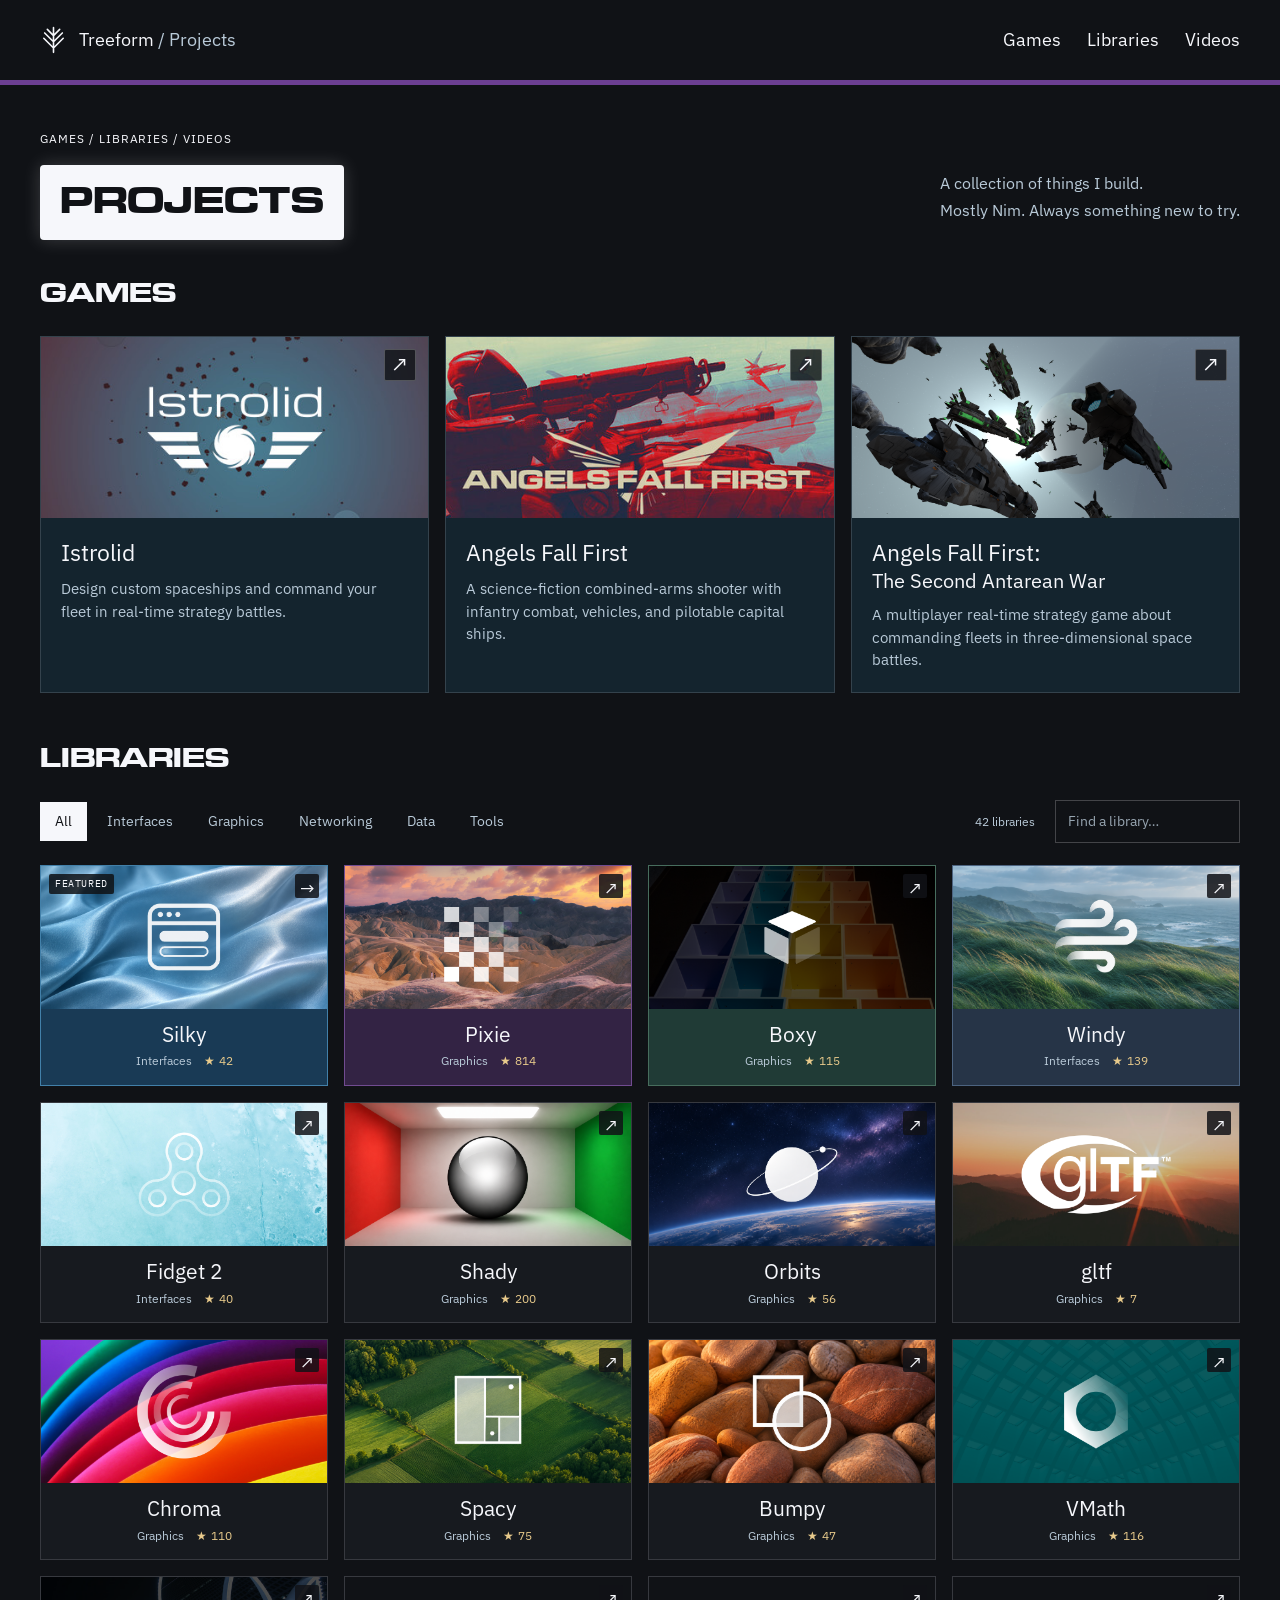
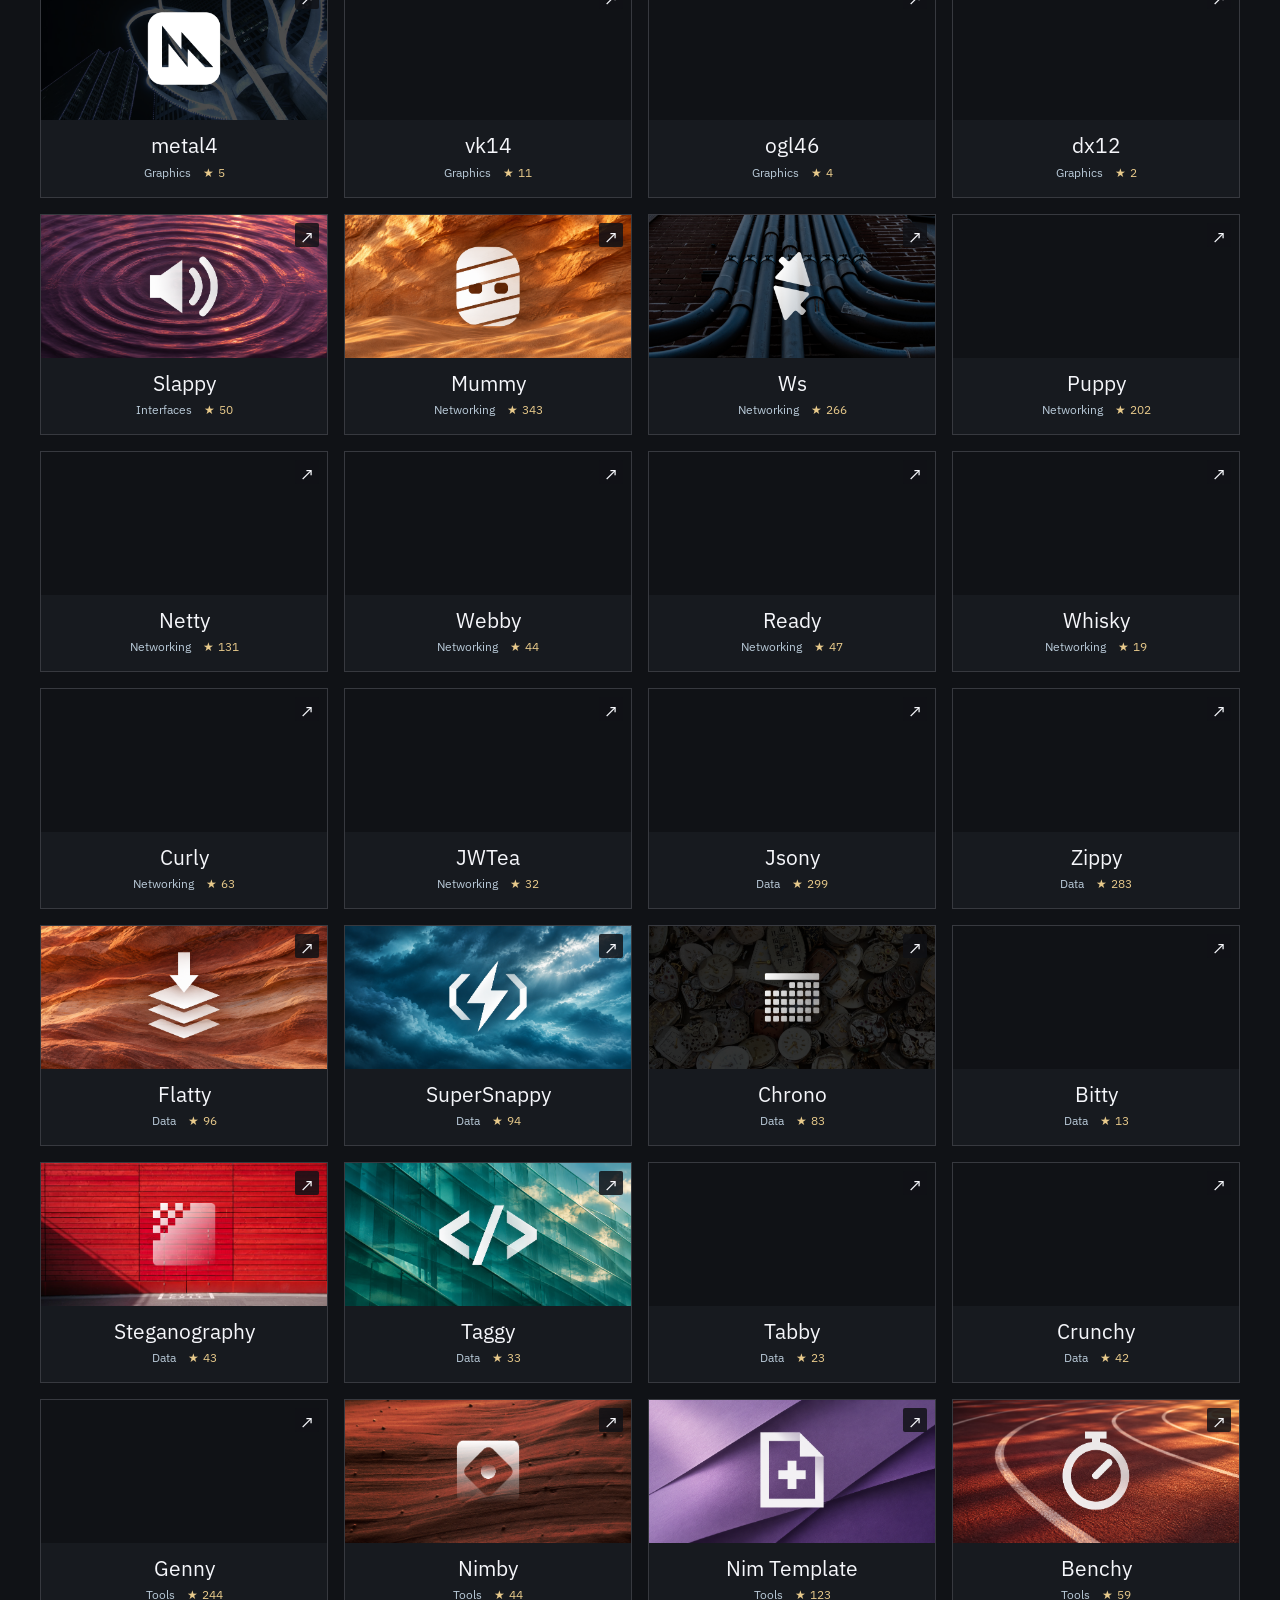
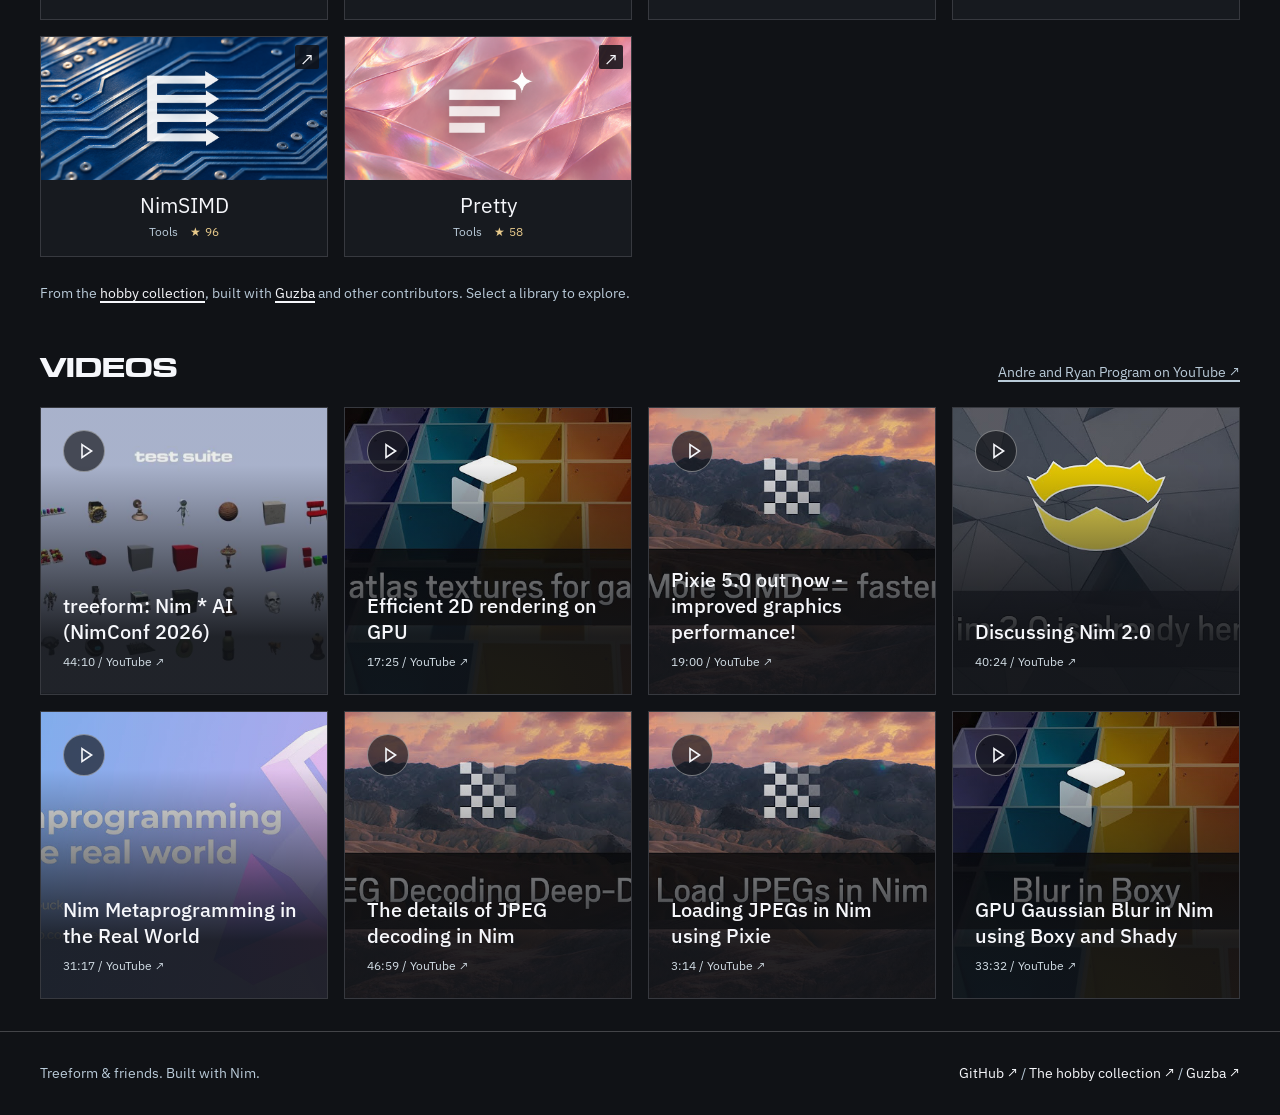
<file: index.html>
<!doctype html>
<html lang="en">
<head>
  <meta charset="utf-8">
  <meta name="viewport" content="width=device-width, initial-scale=1">
  <meta name="theme-color" content="#101216">
  <title>Treeform · Projects</title>
  <meta name="description" content="Games, open-source Nim libraries, programming videos, demos, and experiments by treeform and collaborators.">
  <link rel="stylesheet" href="assets/2001.css">
  <link rel="stylesheet" href="assets/styles.css">
  <script src="assets/projects.js" defer></script>
</head>
<body>
  <a class="skip" href="#main">Skip to content</a>
  <header class="site-header">
    <div class="wrap header-inner">
      <a class="wordmark" href="./" aria-label="treeform.org home"><svg viewBox="0 0 28 34" aria-hidden="true"><path d="M14 31V3M14 12 7 5M14 19 4 9M14 26 3 15M14 12l7-7M14 19 24 9M14 26l11-11"/></svg><span>Treeform <span class="muted">/ Projects</span></span></a>
      <nav aria-label="Main navigation">
        <a href="#games">Games</a>
        <a href="#libraries">Libraries</a>
        <a href="#videos">Videos</a>
      </nav>
    </div>
  </header>
  <main id="main">
    <section class="directory" aria-labelledby="projects-title">
      <div class="wrap">
        <div class="directory-intro">
          <div>
            <p class="eyebrow">Games / Libraries / Videos</p>
            <h1 id="projects-title" class="program-label">Projects</h1>
          </div>
          <p>A collection of things I build.<br> Mostly Nim. Always something new to try.</p>
        </div>
        <section id="games" class="games" aria-labelledby="games-title">
          <h2 id="games-title" class="library-heading">Games</h2>
          <div class="games-grid">
            <article class="game">
              <a class="game-link" href="https://store.steampowered.com/app/449140/" aria-labelledby="istrolid-title" aria-describedby="istrolid-description">
                <span class="game-arrow" aria-hidden="true">↗</span>
                <img class="game-art" src="assets/games/istrolid.jpg" alt="" width="460" height="215" loading="eager" decoding="async">
                <div class="game-copy">
                  <h3 id="istrolid-title">Istrolid</h3>
                  <p id="istrolid-description">Design custom spaceships and command your fleet in real-time strategy battles.</p>
                </div>
              </a>
            </article>
            <article class="game">
              <a class="game-link" href="https://store.steampowered.com/app/367270/" aria-labelledby="angels-fall-first-title" aria-describedby="angels-fall-first-description">
                <span class="game-arrow" aria-hidden="true">↗</span>
                <img class="game-art" src="assets/games/angels-fall-first.jpg" alt="" width="460" height="215" loading="eager" decoding="async">
                <div class="game-copy">
                  <h3 id="angels-fall-first-title">Angels Fall First</h3>
                  <p id="angels-fall-first-description">A science-fiction combined-arms shooter with infantry combat, vehicles, and pilotable capital ships.</p>
                </div>
              </a>
            </article>
            <article class="game">
              <a class="game-link" href="https://www.indiedb.com/games/angels-fall-first-the-second-antarean-war" aria-labelledby="second-antarean-war-title" aria-describedby="second-antarean-war-description">
                <span class="game-arrow" aria-hidden="true">↗</span>
                <img class="game-art" src="assets/games/second-antarean-war-ships.png" alt="Spaceships maneuvering among asteroids." width="1599" height="557" loading="eager" decoding="async">
                <div class="game-copy">
                  <h3 id="second-antarean-war-title">Angels Fall First: <span>The Second Antarean War</span></h3>
                  <p id="second-antarean-war-description">A multiplayer real-time strategy game about commanding fleets in three-dimensional space battles.</p>
                </div>
              </a>
            </article>
          </div>
        </section>
        <section id="libraries" aria-labelledby="libraries-title">
          <h2 id="libraries-title" class="library-heading">Libraries</h2>
          <div id="catalog-tools" class="catalog-tools" hidden>
            <div class="filters" role="group" aria-label="Filter libraries by category">
              <button class="filter" data-category="all" aria-pressed="true">All</button>
              <button class="filter" data-category="interfaces" aria-pressed="false">Interfaces</button>
              <button class="filter" data-category="graphics" aria-pressed="false">Graphics</button>
              <button class="filter" data-category="networking" aria-pressed="false">Networking</button>
              <button class="filter" data-category="data" aria-pressed="false">Data</button>
              <button class="filter" data-category="tools" aria-pressed="false">Tools</button>
            </div>
            <div class="search-tools">
              <span id="project-count" class="count" role="status">42 libraries</span>
              <label class="search">
                <span class="sr-only">Search libraries</span>
                <input id="project-search" type="search" placeholder="Find a library…" autocomplete="off">
              </label>
            </div>
          </div>
          <div class="projects">
            <article class="project-with-art project featured-project" data-category="interfaces" data-search="A fast immediate mode GUI with an idiomatic Nim API and atlas-based rendering. treeform silky">
              <a class="project-link" href="silky/" title="A fast immediate mode GUI with an idiomatic Nim API and atlas-based rendering." aria-describedby="silky-description">
                <span class="tile-badge">Featured</span><span class="tile-arrow" aria-hidden="true">→</span>
                <img class="project-art" src="assets/libraries/generated/silky.png" alt="" width="1774" height="887" loading="lazy" decoding="async">
                <h3>Silky</h3>
                <span class="project-meta">
                  <span class="project-category">Interfaces</span>
                  <span class="project-stars" data-repo="treeform/silky" title="42 GitHub stars. Updated 2026-11-12."><span aria-hidden="true">★</span> 42<span class="sr-only"> GitHub stars</span></span>
                </span>
                <span id="silky-description" class="sr-only">A fast immediate mode GUI with an idiomatic Nim API and atlas-based rendering. By treeform.</span>
              </a>
            </article>
            <article class="project-with-art project" data-category="graphics" data-search="A pure Nim 2D graphics library for images, paths, text, and pixel-perfect rendering. treeform pixie">
              <a class="project-link" href="https://github.com/treeform/pixie" title="A pure Nim 2D graphics library for images, paths, text, and pixel-perfect rendering." aria-describedby="pixie-description">
                <span class="tile-arrow" aria-hidden="true">↗</span>
                <img class="project-art" src="assets/libraries/pixie.png" alt="" width="1920" height="960" loading="lazy" decoding="async">
                <h3>Pixie</h3>
                <span class="project-meta">
                  <span class="project-category">Graphics</span>
                  <span class="project-stars" data-repo="treeform/pixie" title="814 GitHub stars. Updated 2026-11-12."><span aria-hidden="true">★</span> 814<span class="sr-only"> GitHub stars</span></span>
                </span>
                <span id="pixie-description" class="sr-only">A pure Nim 2D graphics library for images, paths, text, and pixel-perfect rendering. By treeform.</span>
              </a>
            </article>
            <article class="project-with-art project" data-category="graphics" data-search="An easy-to-use 2D GPU rendering API built on top of Pixie. treeform boxy">
              <a class="project-link" href="https://github.com/treeform/boxy" title="An easy-to-use 2D GPU rendering API built on top of Pixie." aria-describedby="boxy-description">
                <span class="tile-arrow" aria-hidden="true">↗</span>
                <img class="project-art" src="assets/libraries/boxy.png" alt="" width="1920" height="960" loading="lazy" decoding="async">
                <h3>Boxy</h3>
                <span class="project-meta">
                  <span class="project-category">Graphics</span>
                  <span class="project-stars" data-repo="treeform/boxy" title="115 GitHub stars. Updated 2026-11-12."><span aria-hidden="true">★</span> 115<span class="sr-only"> GitHub stars</span></span>
                </span>
                <span id="boxy-description" class="sr-only">An easy-to-use 2D GPU rendering API built on top of Pixie. By treeform.</span>
              </a>
            </article>
            <article class="project-with-art project" data-category="interfaces" data-search="Window management, input, and platform integration for native games and applications. treeform windy">
              <a class="project-link" href="https://github.com/treeform/windy" title="Window management, input, and platform integration for native games and applications." aria-describedby="windy-description">
                <span class="tile-arrow" aria-hidden="true">↗</span>
                <img class="project-art" src="assets/libraries/generated/windy.png" alt="" width="1774" height="887" loading="lazy" decoding="async">
                <h3>Windy</h3>
                <span class="project-meta">
                  <span class="project-category">Interfaces</span>
                  <span class="project-stars" data-repo="treeform/windy" title="139 GitHub stars. Updated 2026-11-12."><span aria-hidden="true">★</span> 139<span class="sr-only"> GitHub stars</span></span>
                </span>
                <span id="windy-description" class="sr-only">Window management, input, and platform integration for native games and applications. By treeform.</span>
              </a>
            </article>
            <article class="project-with-art project" data-category="interfaces" data-search="Cross-platform native interfaces that can load designs directly from Figma. treeform fidget2">
              <a class="project-link" href="https://github.com/treeform/fidget2" title="Cross-platform native interfaces that can load designs directly from Figma." aria-describedby="fidget2-description">
                <span class="tile-arrow" aria-hidden="true">↗</span>
                <img class="project-art" src="assets/libraries/fidget2.png" alt="" width="1620" height="515" loading="lazy" decoding="async">
                <h3>Fidget 2</h3>
                <span class="project-meta">
                  <span class="project-category">Interfaces</span>
                  <span class="project-stars" data-repo="treeform/fidget2" title="40 GitHub stars. Updated 2026-11-12."><span aria-hidden="true">★</span> 40<span class="sr-only"> GitHub stars</span></span>
                </span>
                <span id="fidget2-description" class="sr-only">Cross-platform native interfaces that can load designs directly from Figma. By treeform.</span>
              </a>
            </article>
            <article class="project-with-art project" data-category="graphics" data-search="Write GPU shaders in Nim and compile them to GPU shader languages. treeform shady">
              <a class="project-link" href="https://github.com/treeform/shady" title="Write GPU shaders in Nim and compile them to GPU shader languages." aria-describedby="shady-description">
                <span class="tile-arrow" aria-hidden="true">↗</span>
                <img class="project-art" src="assets/libraries/generated/shady.png?v=cornell" alt="" width="1774" height="887" loading="lazy" decoding="async">
                <h3>Shady</h3>
                <span class="project-meta">
                  <span class="project-category">Graphics</span>
                  <span class="project-stars" data-repo="treeform/shady" title="200 GitHub stars. Updated 2026-11-12."><span aria-hidden="true">★</span> 200<span class="sr-only"> GitHub stars</span></span>
                </span>
                <span id="shady-description" class="sr-only">Write GPU shaders in Nim and compile them to GPU shader languages. By treeform.</span>
              </a>
            </article>
            <article class="project-with-art project" data-category="graphics" data-search="Orbital mechanics, astrometry, and spacecraft trajectory tools for Nim. treeform orbits">
              <a class="project-link" href="https://github.com/treeform/orbits" title="Orbital mechanics, astrometry, and spacecraft trajectory tools for Nim." aria-describedby="orbits-description">
                <span class="tile-arrow" aria-hidden="true">↗</span>
                <img class="project-art" src="assets/libraries/generated/orbits.png" alt="" width="1774" height="887" loading="lazy" decoding="async">
                <h3>Orbits</h3>
                <span class="project-meta">
                  <span class="project-category">Graphics</span>
                  <span class="project-stars" data-repo="treeform/orbits" title="56 GitHub stars. Updated 2026-11-12."><span aria-hidden="true">★</span> 56<span class="sr-only"> GitHub stars</span></span>
                </span>
                <span id="orbits-description" class="sr-only">Orbital mechanics, astrometry, and spacecraft trajectory tools for Nim. By treeform.</span>
              </a>
            </article>
            <article class="project-with-art project" data-category="graphics" data-search="A glTF 3D asset library with a viewer for rendering and tooling experiments. treeform gltf">
              <a class="project-link" href="https://github.com/treeform/gltf" title="A glTF 3D asset library with a viewer for rendering and tooling experiments." aria-describedby="gltf-description">
                <span class="tile-arrow" aria-hidden="true">↗</span>
                <img class="project-art" src="assets/libraries/gltf.png" alt="" width="1920" height="960" loading="lazy" decoding="async">
                <h3>gltf</h3>
                <span class="project-meta">
                  <span class="project-category">Graphics</span>
                  <span class="project-stars" data-repo="treeform/gltf" title="7 GitHub stars. Updated 2026-11-12."><span aria-hidden="true">★</span> 7<span class="sr-only"> GitHub stars</span></span>
                </span>
                <span id="gltf-description" class="sr-only">A glTF 3D asset library with a viewer for rendering and tooling experiments. By treeform.</span>
              </a>
            </article>
            <article class="project-with-art project" data-category="graphics" data-search="Color types, conversions, and utilities for working with color. treeform chroma">
              <a class="project-link" href="https://github.com/treeform/chroma" title="Color types, conversions, and utilities for working with color." aria-describedby="chroma-description">
                <span class="tile-arrow" aria-hidden="true">↗</span>
                <img class="project-art" src="assets/libraries/chroma.png" alt="" width="1920" height="960" loading="lazy" decoding="async">
                <h3>Chroma</h3>
                <span class="project-meta">
                  <span class="project-category">Graphics</span>
                  <span class="project-stars" data-repo="treeform/chroma" title="110 GitHub stars. Updated 2026-11-12."><span aria-hidden="true">★</span> 110<span class="sr-only"> GitHub stars</span></span>
                </span>
                <span id="chroma-description" class="sr-only">Color types, conversions, and utilities for working with color. By treeform.</span>
              </a>
            </article>
            <article class="project-with-art project" data-category="graphics" data-search="Spatial data structures that accelerate proximity queries for games and graphics. treeform spacy">
              <a class="project-link" href="https://github.com/treeform/spacy" title="Spatial data structures that accelerate proximity queries for games and graphics." aria-describedby="spacy-description">
                <span class="tile-arrow" aria-hidden="true">↗</span>
                <img class="project-art" src="assets/libraries/generated/spacy.png" alt="" width="1774" height="887" loading="lazy" decoding="async">
                <h3>Spacy</h3>
                <span class="project-meta">
                  <span class="project-category">Graphics</span>
                  <span class="project-stars" data-repo="treeform/spacy" title="75 GitHub stars. Updated 2026-11-12."><span aria-hidden="true">★</span> 75<span class="sr-only"> GitHub stars</span></span>
                </span>
                <span id="spacy-description" class="sr-only">Spatial data structures that accelerate proximity queries for games and graphics. By treeform.</span>
              </a>
            </article>
            <article class="project-with-art project" data-category="graphics" data-search="2D intersection tests for points, circles, rectangles, segments, and polygons. treeform bumpy">
              <a class="project-link" href="https://github.com/treeform/bumpy" title="2D intersection tests for points, circles, rectangles, segments, and polygons." aria-describedby="bumpy-description">
                <span class="tile-arrow" aria-hidden="true">↗</span>
                <img class="project-art" src="assets/libraries/generated/bumpy.png" alt="" width="1774" height="887" loading="lazy" decoding="async">
                <h3>Bumpy</h3>
                <span class="project-meta">
                  <span class="project-category">Graphics</span>
                  <span class="project-stars" data-repo="treeform/bumpy" title="47 GitHub stars. Updated 2026-11-12."><span aria-hidden="true">★</span> 47<span class="sr-only"> GitHub stars</span></span>
                </span>
                <span id="bumpy-description" class="sr-only">2D intersection tests for points, circles, rectangles, segments, and polygons. By treeform.</span>
              </a>
            </article>
            <article class="project-with-art project" data-category="graphics" data-search="GLSL-style vector and matrix mathematics for 2D and 3D graphics. treeform vmath">
              <a class="project-link" href="https://github.com/treeform/vmath" title="GLSL-style vector and matrix mathematics for 2D and 3D graphics." aria-describedby="vmath-description">
                <span class="tile-arrow" aria-hidden="true">↗</span>
                <img class="project-art" src="assets/libraries/vmath.png" alt="" width="1920" height="960" loading="lazy" decoding="async">
                <h3>VMath</h3>
                <span class="project-meta">
                  <span class="project-category">Graphics</span>
                  <span class="project-stars" data-repo="treeform/vmath" title="116 GitHub stars. Updated 2026-11-12."><span aria-hidden="true">★</span> 116<span class="sr-only"> GitHub stars</span></span>
                </span>
                <span id="vmath-description" class="sr-only">GLSL-style vector and matrix mathematics for 2D and 3D graphics. By treeform.</span>
              </a>
            </article>
            <article class="project-with-art project" data-category="graphics" data-search="Metal 4 bindings for Nim on macOS. treeform metal4">
              <a class="project-link" href="https://github.com/treeform/metal4" title="Metal 4 bindings for Nim on macOS." aria-describedby="metal4-description">
                <span class="tile-arrow" aria-hidden="true">↗</span>
                <img class="project-art" src="assets/libraries/metal4.png" alt="" width="1920" height="960" loading="lazy" decoding="async">
                <h3>metal4</h3>
                <span class="project-meta">
                  <span class="project-category">Graphics</span>
                  <span class="project-stars" data-repo="treeform/metal4" title="5 GitHub stars. Updated 2026-11-12."><span aria-hidden="true">★</span> 5<span class="sr-only"> GitHub stars</span></span>
                </span>
                <span id="metal4-description" class="sr-only">Metal 4 bindings for Nim on macOS. By treeform.</span>
              </a>
            </article>
            <article class="project-with-art project" data-category="graphics" data-search="A cross-platform Vulkan 1.4 wrapper for Nim. treeform vk14">
              <a class="project-link" href="https://github.com/treeform/vk14" title="A cross-platform Vulkan 1.4 wrapper for Nim." aria-describedby="vk14-description">
                <span class="tile-arrow" aria-hidden="true">↗</span>
                <img class="project-art" src="assets/libraries/vk14.png" alt="" width="1920" height="960" loading="lazy" decoding="async">
                <h3>vk14</h3>
                <span class="project-meta">
                  <span class="project-category">Graphics</span>
                  <span class="project-stars" data-repo="treeform/vk14" title="11 GitHub stars. Updated 2026-11-12."><span aria-hidden="true">★</span> 11<span class="sr-only"> GitHub stars</span></span>
                </span>
                <span id="vk14-description" class="sr-only">A cross-platform Vulkan 1.4 wrapper for Nim. By treeform.</span>
              </a>
            </article>
            <article class="project-with-art project" data-category="graphics" data-search="A cross-platform OpenGL 4.6 Direct State Access wrapper for Nim. treeform ogl46">
              <a class="project-link" href="https://github.com/treeform/ogl46" title="A cross-platform OpenGL 4.6 Direct State Access wrapper for Nim." aria-describedby="ogl46-description">
                <span class="tile-arrow" aria-hidden="true">↗</span>
                <img class="project-art" src="assets/libraries/ogl46.png" alt="" width="1920" height="960" loading="lazy" decoding="async">
                <h3>ogl46</h3>
                <span class="project-meta">
                  <span class="project-category">Graphics</span>
                  <span class="project-stars" data-repo="treeform/ogl46" title="4 GitHub stars. Updated 2026-11-12."><span aria-hidden="true">★</span> 4<span class="sr-only"> GitHub stars</span></span>
                </span>
                <span id="ogl46-description" class="sr-only">A cross-platform OpenGL 4.6 Direct State Access wrapper for Nim. By treeform.</span>
              </a>
            </article>
            <article class="project-with-art project" data-category="graphics" data-search="A DirectX 12 wrapper for Nim on Windows. treeform dx12">
              <a class="project-link" href="https://github.com/treeform/dx12" title="A DirectX 12 wrapper for Nim on Windows." aria-describedby="dx12-description">
                <span class="tile-arrow" aria-hidden="true">↗</span>
                <img class="project-art" src="assets/libraries/dx12.png" alt="" width="1920" height="960" loading="lazy" decoding="async">
                <h3>dx12</h3>
                <span class="project-meta">
                  <span class="project-category">Graphics</span>
                  <span class="project-stars" data-repo="treeform/dx12" title="2 GitHub stars. Updated 2026-11-12."><span aria-hidden="true">★</span> 2<span class="sr-only"> GitHub stars</span></span>
                </span>
                <span id="dx12-description" class="sr-only">A DirectX 12 wrapper for Nim on Windows. By treeform.</span>
              </a>
            </article>
            <article class="project-with-art project" data-category="interfaces" data-search="A 3D sound API with audio loading, positional sound, and listener controls. treeform slappy">
              <a class="project-link" href="https://github.com/treeform/slappy" title="A 3D sound API with audio loading, positional sound, and listener controls." aria-describedby="slappy-description">
                <span class="tile-arrow" aria-hidden="true">↗</span>
                <img class="project-art" src="assets/libraries/generated/slappy.png" alt="" width="1774" height="887" loading="lazy" decoding="async">
                <h3>Slappy</h3>
                <span class="project-meta">
                  <span class="project-category">Interfaces</span>
                  <span class="project-stars" data-repo="treeform/slappy" title="50 GitHub stars. Updated 2026-11-12."><span aria-hidden="true">★</span> 50<span class="sr-only"> GitHub stars</span></span>
                </span>
                <span id="slappy-description" class="sr-only">A 3D sound API with audio loading, positional sound, and listener controls. By treeform.</span>
              </a>
            </article>
            <article class="project-with-art project" data-category="networking" data-search="A multi-threaded HTTP and WebSocket server written entirely in Nim. guzba mummy">
              <a class="project-link" href="https://github.com/guzba/mummy" title="A multi-threaded HTTP and WebSocket server written entirely in Nim." aria-describedby="mummy-description">
                <span class="tile-arrow" aria-hidden="true">↗</span>
                <img class="project-art" src="assets/libraries/generated/mummy.png" alt="" width="1774" height="887" loading="lazy" decoding="async">
                <h3>Mummy</h3>
                <span class="project-meta">
                  <span class="project-category">Networking</span>
                  <span class="project-stars" data-repo="guzba/mummy" title="343 GitHub stars. Updated 2026-11-12."><span aria-hidden="true">★</span> 343<span class="sr-only"> GitHub stars</span></span>
                </span>
                <span id="mummy-description" class="sr-only">A multi-threaded HTTP and WebSocket server written entirely in Nim. By guzba.</span>
              </a>
            </article>
            <article class="project-with-art project" data-category="networking" data-search="A WebSocket client and server library with async support. treeform ws">
              <a class="project-link" href="https://github.com/treeform/ws" title="A WebSocket client and server library with async support." aria-describedby="ws-description">
                <span class="tile-arrow" aria-hidden="true">↗</span>
                <img class="project-art" src="assets/libraries/ws.png" alt="" width="1920" height="960" loading="lazy" decoding="async">
                <h3>Ws</h3>
                <span class="project-meta">
                  <span class="project-category">Networking</span>
                  <span class="project-stars" data-repo="treeform/ws" title="266 GitHub stars. Updated 2026-11-12."><span aria-hidden="true">★</span> 266<span class="sr-only"> GitHub stars</span></span>
                </span>
                <span id="ws-description" class="sr-only">A WebSocket client and server library with async support. By treeform.</span>
              </a>
            </article>
            <article class="project-with-art project" data-category="networking" data-search="Fetch resources over HTTP and HTTPS. treeform puppy">
              <a class="project-link" href="https://github.com/treeform/puppy" title="Fetch resources over HTTP and HTTPS." aria-describedby="puppy-description">
                <span class="tile-arrow" aria-hidden="true">↗</span>
                <img class="project-art" src="assets/libraries/puppy.png" alt="" width="1920" height="960" loading="lazy" decoding="async">
                <h3>Puppy</h3>
                <span class="project-meta">
                  <span class="project-category">Networking</span>
                  <span class="project-stars" data-repo="treeform/puppy" title="202 GitHub stars. Updated 2026-11-12."><span aria-hidden="true">★</span> 202<span class="sr-only"> GitHub stars</span></span>
                </span>
                <span id="puppy-description" class="sr-only">Fetch resources over HTTP and HTTPS. By treeform.</span>
              </a>
            </article>
            <article class="project-with-art project" data-category="networking" data-search="Reliable UDP connections for Nim applications. treeform netty">
              <a class="project-link" href="https://github.com/treeform/netty" title="Reliable UDP connections for Nim applications." aria-describedby="netty-description">
                <span class="tile-arrow" aria-hidden="true">↗</span>
                <img class="project-art" src="assets/libraries/netty.png" alt="" width="1920" height="960" loading="lazy" decoding="async">
                <h3>Netty</h3>
                <span class="project-meta">
                  <span class="project-category">Networking</span>
                  <span class="project-stars" data-repo="treeform/netty" title="131 GitHub stars. Updated 2026-11-12."><span aria-hidden="true">★</span> 131<span class="sr-only"> GitHub stars</span></span>
                </span>
                <span id="netty-description" class="sr-only">Reliable UDP connections for Nim applications. By treeform.</span>
              </a>
            </article>
            <article class="project-with-art project" data-category="networking" data-search="Common HTTP types and utilities for URLs, headers, and query parameters. treeform webby">
              <a class="project-link" href="https://github.com/treeform/webby" title="Common HTTP types and utilities for URLs, headers, and query parameters." aria-describedby="webby-description">
                <span class="tile-arrow" aria-hidden="true">↗</span>
                <img class="project-art" src="assets/libraries/webby.png" alt="" width="1920" height="960" loading="lazy" decoding="async">
                <h3>Webby</h3>
                <span class="project-meta">
                  <span class="project-category">Networking</span>
                  <span class="project-stars" data-repo="treeform/webby" title="44 GitHub stars. Updated 2026-11-12."><span aria-hidden="true">★</span> 44<span class="sr-only"> GitHub stars</span></span>
                </span>
                <span id="webby-description" class="sr-only">Common HTTP types and utilities for URLs, headers, and query parameters. By treeform.</span>
              </a>
            </article>
            <article class="project-with-art project" data-category="networking" data-search="A Redis client designed for multi-threaded applications. guzba ready">
              <a class="project-link" href="https://github.com/guzba/ready" title="A Redis client designed for multi-threaded applications." aria-describedby="ready-description">
                <span class="tile-arrow" aria-hidden="true">↗</span>
                <img class="project-art" src="assets/libraries/generated/ready.png" alt="" width="1774" height="887" loading="lazy" decoding="async">
                <h3>Ready</h3>
                <span class="project-meta">
                  <span class="project-category">Networking</span>
                  <span class="project-stars" data-repo="guzba/ready" title="47 GitHub stars. Updated 2026-11-12."><span aria-hidden="true">★</span> 47<span class="sr-only"> GitHub stars</span></span>
                </span>
                <span id="ready-description" class="sr-only">A Redis client designed for multi-threaded applications. By guzba.</span>
              </a>
            </article>
            <article class="project-with-art project" data-category="networking" data-search="A blocking WebSocket client for straightforward synchronous code. guzba whisky">
              <a class="project-link" href="https://github.com/guzba/whisky" title="A blocking WebSocket client for straightforward synchronous code." aria-describedby="whisky-description">
                <span class="tile-arrow" aria-hidden="true">↗</span>
                <img class="project-art" src="assets/libraries/generated/whisky.png" alt="" width="1774" height="887" loading="lazy" decoding="async">
                <h3>Whisky</h3>
                <span class="project-meta">
                  <span class="project-category">Networking</span>
                  <span class="project-stars" data-repo="guzba/whisky" title="19 GitHub stars. Updated 2026-11-12."><span aria-hidden="true">★</span> 19<span class="sr-only"> GitHub stars</span></span>
                </span>
                <span id="whisky-description" class="sr-only">A blocking WebSocket client for straightforward synchronous code. By guzba.</span>
              </a>
            </article>
            <article class="project-with-art project" data-category="networking" data-search="Pool and reuse libcurl handles for efficient HTTP requests. guzba curly">
              <a class="project-link" href="https://github.com/guzba/curly" title="Pool and reuse libcurl handles for efficient HTTP requests." aria-describedby="curly-description">
                <span class="tile-arrow" aria-hidden="true">↗</span>
                <img class="project-art" src="assets/libraries/generated/curly.png" alt="" width="1774" height="887" loading="lazy" decoding="async">
                <h3>Curly</h3>
                <span class="project-meta">
                  <span class="project-category">Networking</span>
                  <span class="project-stars" data-repo="guzba/curly" title="63 GitHub stars. Updated 2026-11-12."><span aria-hidden="true">★</span> 63<span class="sr-only"> GitHub stars</span></span>
                </span>
                <span id="curly-description" class="sr-only">Pool and reuse libcurl handles for efficient HTTP requests. By guzba.</span>
              </a>
            </article>
            <article class="project-with-art project" data-category="networking" data-search="Create JSON Web Tokens in pure Nim without an OpenSSL dependency. guzba jwtea">
              <a class="project-link" href="https://github.com/guzba/jwtea" title="Create JSON Web Tokens in pure Nim without an OpenSSL dependency." aria-describedby="jwtea-description">
                <span class="tile-arrow" aria-hidden="true">↗</span>
                <img class="project-art" src="assets/libraries/generated/jwtea.png" alt="" width="1774" height="887" loading="lazy" decoding="async">
                <h3>JWTea</h3>
                <span class="project-meta">
                  <span class="project-category">Networking</span>
                  <span class="project-stars" data-repo="guzba/jwtea" title="32 GitHub stars. Updated 2026-11-12."><span aria-hidden="true">★</span> 32<span class="sr-only"> GitHub stars</span></span>
                </span>
                <span id="jwtea-description" class="sr-only">Create JSON Web Tokens in pure Nim without an OpenSSL dependency. By guzba.</span>
              </a>
            </article>
            <article class="project-with-art project" data-category="data" data-search="Parse JSON directly into objects and serialize them with customizable hooks. treeform jsony">
              <a class="project-link" href="https://github.com/treeform/jsony" title="Parse JSON directly into objects and serialize them with customizable hooks." aria-describedby="jsony-description">
                <span class="tile-arrow" aria-hidden="true">↗</span>
                <img class="project-art" src="assets/libraries/generated/jsony.png" alt="" width="1774" height="887" loading="lazy" decoding="async">
                <h3>Jsony</h3>
                <span class="project-meta">
                  <span class="project-category">Data</span>
                  <span class="project-stars" data-repo="treeform/jsony" title="299 GitHub stars. Updated 2026-11-12."><span aria-hidden="true">★</span> 299<span class="sr-only"> GitHub stars</span></span>
                </span>
                <span id="jsony-description" class="sr-only">Parse JSON directly into objects and serialize them with customizable hooks. By treeform.</span>
              </a>
            </article>
            <article class="project-with-art project" data-category="data" data-search="DEFLATE, ZLIB, and GZIP compression with ZIP and tar archive support. guzba zippy">
              <a class="project-link" href="https://github.com/guzba/zippy" title="DEFLATE, ZLIB, and GZIP compression with ZIP and tar archive support." aria-describedby="zippy-description">
                <span class="tile-arrow" aria-hidden="true">↗</span>
                <img class="project-art" src="assets/libraries/generated/zippy.png" alt="" width="1774" height="887" loading="lazy" decoding="async">
                <h3>Zippy</h3>
                <span class="project-meta">
                  <span class="project-category">Data</span>
                  <span class="project-stars" data-repo="guzba/zippy" title="283 GitHub stars. Updated 2026-11-12."><span aria-hidden="true">★</span> 283<span class="sr-only"> GitHub stars</span></span>
                </span>
                <span id="zippy-description" class="sr-only">DEFLATE, ZLIB, and GZIP compression with ZIP and tar archive support. By guzba.</span>
              </a>
            </article>
            <article class="project-with-art project" data-category="data" data-search="Fast serialization and utilities for working with flat binary data. treeform flatty">
              <a class="project-link" href="https://github.com/treeform/flatty" title="Fast serialization and utilities for working with flat binary data." aria-describedby="flatty-description">
                <span class="tile-arrow" aria-hidden="true">↗</span>
                <img class="project-art" src="assets/libraries/generated/flatty.png" alt="" width="1774" height="887" loading="lazy" decoding="async">
                <h3>Flatty</h3>
                <span class="project-meta">
                  <span class="project-category">Data</span>
                  <span class="project-stars" data-repo="treeform/flatty" title="96 GitHub stars. Updated 2026-11-12."><span aria-hidden="true">★</span> 96<span class="sr-only"> GitHub stars</span></span>
                </span>
                <span id="flatty-description" class="sr-only">Fast serialization and utilities for working with flat binary data. By treeform.</span>
              </a>
            </article>
            <article class="project-with-art project" data-category="data" data-search="A small, dependency-free implementation of Snappy compression in pure Nim. guzba supersnappy">
              <a class="project-link" href="https://github.com/guzba/supersnappy" title="A small, dependency-free implementation of Snappy compression in pure Nim." aria-describedby="supersnappy-description">
                <span class="tile-arrow" aria-hidden="true">↗</span>
                <img class="project-art" src="assets/libraries/generated/supersnappy.png" alt="" width="1774" height="887" loading="lazy" decoding="async">
                <h3>SuperSnappy</h3>
                <span class="project-meta">
                  <span class="project-category">Data</span>
                  <span class="project-stars" data-repo="guzba/supersnappy" title="94 GitHub stars. Updated 2026-11-12."><span aria-hidden="true">★</span> 94<span class="sr-only"> GitHub stars</span></span>
                </span>
                <span id="supersnappy-description" class="sr-only">A small, dependency-free implementation of Snappy compression in pure Nim. By guzba.</span>
              </a>
            </article>
            <article class="project-with-art project" data-category="data" data-search="Timestamps, calendars, and time zones for Nim. treeform chrono">
              <a class="project-link" href="https://github.com/treeform/chrono" title="Timestamps, calendars, and time zones for Nim." aria-describedby="chrono-description">
                <span class="tile-arrow" aria-hidden="true">↗</span>
                <img class="project-art" src="assets/libraries/chrono.png" alt="" width="1920" height="960" loading="lazy" decoding="async">
                <h3>Chrono</h3>
                <span class="project-meta">
                  <span class="project-category">Data</span>
                  <span class="project-stars" data-repo="treeform/chrono" title="83 GitHub stars. Updated 2026-11-12."><span aria-hidden="true">★</span> 83<span class="sr-only"> GitHub stars</span></span>
                </span>
                <span id="chrono-description" class="sr-only">Timestamps, calendars, and time zones for Nim. By treeform.</span>
              </a>
            </article>
            <article class="project-with-art project" data-category="data" data-search="Compact one- and two-dimensional bit arrays and operations. treeform bitty">
              <a class="project-link" href="https://github.com/treeform/bitty" title="Compact one- and two-dimensional bit arrays and operations." aria-describedby="bitty-description">
                <span class="tile-arrow" aria-hidden="true">↗</span>
                <img class="project-art" src="assets/libraries/generated/bitty.png" alt="" width="1774" height="887" loading="lazy" decoding="async">
                <h3>Bitty</h3>
                <span class="project-meta">
                  <span class="project-category">Data</span>
                  <span class="project-stars" data-repo="treeform/bitty" title="13 GitHub stars. Updated 2026-11-12."><span aria-hidden="true">★</span> 13<span class="sr-only"> GitHub stars</span></span>
                </span>
                <span id="bitty-description" class="sr-only">Compact one- and two-dimensional bit arrays and operations. By treeform.</span>
              </a>
            </article>
            <article class="project-with-art project" data-category="data" data-search="Encode and decode hidden data inside images. treeform steganography">
              <a class="project-link" href="https://github.com/treeform/steganography" title="Encode and decode hidden data inside images." aria-describedby="steganography-description">
                <span class="tile-arrow" aria-hidden="true">↗</span>
                <img class="project-art" src="assets/libraries/steganography.png" alt="" width="933" height="343" loading="lazy" decoding="async">
                <h3>Steganography</h3>
                <span class="project-meta">
                  <span class="project-category">Data</span>
                  <span class="project-stars" data-repo="treeform/steganography" title="43 GitHub stars. Updated 2026-11-12."><span aria-hidden="true">★</span> 43<span class="sr-only"> GitHub stars</span></span>
                </span>
                <span id="steganography-description" class="sr-only">Encode and decode hidden data inside images. By treeform.</span>
              </a>
            </article>
            <article class="project-with-art project" data-category="data" data-search="Parse and serialize HTML and XML, and generate static HTML and CSS. treeform taggy">
              <a class="project-link" href="https://github.com/treeform/taggy" title="Parse and serialize HTML and XML, and generate static HTML and CSS." aria-describedby="taggy-description">
                <span class="tile-arrow" aria-hidden="true">↗</span>
                <img class="project-art" src="assets/libraries/generated/taggy.png" alt="" width="1774" height="887" loading="lazy" decoding="async">
                <h3>Taggy</h3>
                <span class="project-meta">
                  <span class="project-category">Data</span>
                  <span class="project-stars" data-repo="treeform/taggy" title="33 GitHub stars. Updated 2026-11-12."><span aria-hidden="true">★</span> 33<span class="sr-only"> GitHub stars</span></span>
                </span>
                <span id="taggy-description" class="sr-only">Parse and serialize HTML and XML, and generate static HTML and CSS. By treeform.</span>
              </a>
            </article>
            <article class="project-with-art project" data-category="data" data-search="Parse CSV and TSV directly into Nim objects with customizable hooks. treeform tabby">
              <a class="project-link" href="https://github.com/treeform/tabby" title="Parse CSV and TSV directly into Nim objects with customizable hooks." aria-describedby="tabby-description">
                <span class="tile-arrow" aria-hidden="true">↗</span>
                <img class="project-art" src="assets/libraries/generated/tabby.png" alt="" width="1774" height="887" loading="lazy" decoding="async">
                <h3>Tabby</h3>
                <span class="project-meta">
                  <span class="project-category">Data</span>
                  <span class="project-stars" data-repo="treeform/tabby" title="23 GitHub stars. Updated 2026-11-12."><span aria-hidden="true">★</span> 23<span class="sr-only"> GitHub stars</span></span>
                </span>
                <span id="tabby-description" class="sr-only">Parse CSV and TSV directly into Nim objects with customizable hooks. By treeform.</span>
              </a>
            </article>
            <article class="project-with-art project" data-category="data" data-search="Pure Nim hashes and integrity checks, including SHA-256, CRC, and Adler-32. guzba crunchy">
              <a class="project-link" href="https://github.com/guzba/crunchy" title="Pure Nim hashes and integrity checks, including SHA-256, CRC, and Adler-32." aria-describedby="crunchy-description">
                <span class="tile-arrow" aria-hidden="true">↗</span>
                <img class="project-art" src="assets/libraries/generated/crunchy.png" alt="" width="1774" height="887" loading="lazy" decoding="async">
                <h3>Crunchy</h3>
                <span class="project-meta">
                  <span class="project-category">Data</span>
                  <span class="project-stars" data-repo="guzba/crunchy" title="42 GitHub stars. Updated 2026-11-12."><span aria-hidden="true">★</span> 42<span class="sr-only"> GitHub stars</span></span>
                </span>
                <span id="crunchy-description" class="sr-only">Pure Nim hashes and integrity checks, including SHA-256, CRC, and Adler-32. By guzba.</span>
              </a>
            </article>
            <article class="project-with-art project" data-category="tools" data-search="Generate bindings that make Nim libraries available to other languages. treeform genny">
              <a class="project-link" href="https://github.com/treeform/genny" title="Generate bindings that make Nim libraries available to other languages." aria-describedby="genny-description">
                <span class="tile-arrow" aria-hidden="true">↗</span>
                <img class="project-art" src="assets/libraries/genny.png" alt="" width="1920" height="960" loading="lazy" decoding="async">
                <h3>Genny</h3>
                <span class="project-meta">
                  <span class="project-category">Tools</span>
                  <span class="project-stars" data-repo="treeform/genny" title="244 GitHub stars. Updated 2026-11-12."><span aria-hidden="true">★</span> 244<span class="sr-only"> GitHub stars</span></span>
                </span>
                <span id="genny-description" class="sr-only">Generate bindings that make Nim libraries available to other languages. By treeform.</span>
              </a>
            </article>
            <article class="project-with-art project" data-category="tools" data-search="An unofficial Nim package manager and installer with workspace and lockfile support. treeform nimby">
              <a class="project-link" href="https://github.com/treeform/nimby" title="An unofficial Nim package manager and installer with workspace and lockfile support." aria-describedby="nimby-description">
                <span class="tile-arrow" aria-hidden="true">↗</span>
                <img class="project-art" src="assets/libraries/nimby.png" alt="" width="933" height="343" loading="lazy" decoding="async">
                <h3>Nimby</h3>
                <span class="project-meta">
                  <span class="project-category">Tools</span>
                  <span class="project-stars" data-repo="treeform/nimby" title="44 GitHub stars. Updated 2026-11-12."><span aria-hidden="true">★</span> 44<span class="sr-only"> GitHub stars</span></span>
                </span>
                <span id="nimby-description" class="sr-only">An unofficial Nim package manager and installer with workspace and lockfile support. By treeform.</span>
              </a>
            </article>
            <article class="project-with-art project" data-category="tools" data-search="A starting point for a new Nim library or project. treeform nimtemplate">
              <a class="project-link" href="https://github.com/treeform/nimtemplate" title="A starting point for a new Nim library or project." aria-describedby="nimtemplate-description">
                <span class="tile-arrow" aria-hidden="true">↗</span>
                <img class="project-art" src="assets/libraries/generated/nimtemplate.png" alt="" width="1774" height="887" loading="lazy" decoding="async">
                <h3>Nim Template</h3>
                <span class="project-meta">
                  <span class="project-category">Tools</span>
                  <span class="project-stars" data-repo="treeform/nimtemplate" title="123 GitHub stars. Updated 2026-11-12."><span aria-hidden="true">★</span> 123<span class="sr-only"> GitHub stars</span></span>
                </span>
                <span id="nimtemplate-description" class="sr-only">A starting point for a new Nim library or project. By treeform.</span>
              </a>
            </article>
            <article class="project-with-art project" data-category="tools" data-search="Simple benchmarking tools to measure the performance of your code. treeform benchy">
              <a class="project-link" href="https://github.com/treeform/benchy" title="Simple benchmarking tools to measure the performance of your code." aria-describedby="benchy-description">
                <span class="tile-arrow" aria-hidden="true">↗</span>
                <img class="project-art" src="assets/libraries/generated/benchy.png" alt="" width="1774" height="887" loading="lazy" decoding="async">
                <h3>Benchy</h3>
                <span class="project-meta">
                  <span class="project-category">Tools</span>
                  <span class="project-stars" data-repo="treeform/benchy" title="59 GitHub stars. Updated 2026-11-12."><span aria-hidden="true">★</span> 59<span class="sr-only"> GitHub stars</span></span>
                </span>
                <span id="benchy-description" class="sr-only">Simple benchmarking tools to measure the performance of your code. By treeform.</span>
              </a>
            </article>
            <article class="project-with-art project" data-category="tools" data-search="Convenient bindings for SIMD instructions. guzba nimsimd">
              <a class="project-link" href="https://github.com/guzba/nimsimd" title="Convenient bindings for SIMD instructions." aria-describedby="nimsimd-description">
                <span class="tile-arrow" aria-hidden="true">↗</span>
                <img class="project-art" src="assets/libraries/generated/nimsimd.png" alt="" width="1774" height="887" loading="lazy" decoding="async">
                <h3>NimSIMD</h3>
                <span class="project-meta">
                  <span class="project-category">Tools</span>
                  <span class="project-stars" data-repo="guzba/nimsimd" title="96 GitHub stars. Updated 2026-11-12."><span aria-hidden="true">★</span> 96<span class="sr-only"> GitHub stars</span></span>
                </span>
                <span id="nimsimd-description" class="sr-only">Convenient bindings for SIMD instructions. By guzba.</span>
              </a>
            </article>
            <article class="project-with-art project" data-category="tools" data-search="Print Nim objects with readable formatting and syntax highlighting. treeform pretty">
              <a class="project-link" href="https://github.com/treeform/pretty" title="Print Nim objects with readable formatting and syntax highlighting." aria-describedby="pretty-description">
                <span class="tile-arrow" aria-hidden="true">↗</span>
                <img class="project-art" src="assets/libraries/generated/pretty.png" alt="" width="1774" height="887" loading="lazy" decoding="async">
                <h3>Pretty</h3>
                <span class="project-meta">
                  <span class="project-category">Tools</span>
                  <span class="project-stars" data-repo="treeform/pretty" title="58 GitHub stars. Updated 2026-11-12."><span aria-hidden="true">★</span> 58<span class="sr-only"> GitHub stars</span></span>
                </span>
                <span id="pretty-description" class="sr-only">Print Nim objects with readable formatting and syntax highlighting. By treeform.</span>
              </a>
            </article>
          </div>
          <div id="empty-state" class="empty" hidden>
            <p>No libraries match this search.</p>
            <button id="clear-search">Clear search and filters</button>
          </div>
          <p class="catalog-note">From the <a href="https://github.com/treeform/hobby">hobby collection</a>,
            built with <a href="https://github.com/guzba">Guzba</a> and other contributors.
            Select a library to explore.</p>
        </section>
        <section id="videos" class="videos" aria-labelledby="videos-title">
          <div class="video-heading">
            <h2 id="videos-title">Videos</h2>
            <a href="https://www.youtube.com/channel/UC1r0r_fciKYgF5cqC6rwdgw">Andre and Ryan Program on YouTube ↗</a>
          </div>
          <div class="video-grid">
            <a class="video-card" href="https://www.youtube.com/watch?v=l--1YU1AOco">
              <img src="assets/videos/l--1YU1AOco.jpg" alt="" width="1280" height="720" loading="lazy" decoding="async">
              <span class="video-play" aria-hidden="true"><svg viewBox="0 0 20 20" fill="currentColor"><path d="M5 2 17 10 5 18Z"/></svg></span>
              <h3>treeform: Nim * AI (NimConf 2026)</h3>
              <span class="video-meta">44:10 / YouTube ↗</span>
            </a>
            <a class="video-card" href="https://www.youtube.com/watch?v=UFbffBIzEDc">
              <img src="assets/videos/UFbffBIzEDc.jpg" alt="" width="720" height="404" loading="lazy" decoding="async">
              <span class="video-play" aria-hidden="true"><svg viewBox="0 0 20 20" fill="currentColor"><path d="M5 2 17 10 5 18Z"/></svg></span>
              <h3>Efficient 2D rendering on GPU</h3>
              <span class="video-meta">17:25 / YouTube ↗</span>
            </a>
            <a class="video-card" href="https://www.youtube.com/watch?v=Did21OYIrGI">
              <img src="assets/videos/Did21OYIrGI.jpg" alt="" width="720" height="404" loading="lazy" decoding="async">
              <span class="video-play" aria-hidden="true"><svg viewBox="0 0 20 20" fill="currentColor"><path d="M5 2 17 10 5 18Z"/></svg></span>
              <h3>Pixie 5.0 out now - improved graphics performance!</h3>
              <span class="video-meta">19:00 / YouTube ↗</span>
            </a>
            <a class="video-card" href="https://www.youtube.com/watch?v=nyhkhB23tOQ">
              <img src="assets/videos/nyhkhB23tOQ.jpg" alt="" width="720" height="404" loading="lazy" decoding="async">
              <span class="video-play" aria-hidden="true"><svg viewBox="0 0 20 20" fill="currentColor"><path d="M5 2 17 10 5 18Z"/></svg></span>
              <h3>Discussing Nim 2.0</h3>
              <span class="video-meta">40:24 / YouTube ↗</span>
            </a>
            <a class="video-card" href="https://www.youtube.com/watch?v=yu6SC2vd3qM">
              <img src="assets/videos/yu6SC2vd3qM.jpg" alt="" width="720" height="404" loading="lazy" decoding="async">
              <span class="video-play" aria-hidden="true"><svg viewBox="0 0 20 20" fill="currentColor"><path d="M5 2 17 10 5 18Z"/></svg></span>
              <h3>Nim Metaprogramming in the Real World</h3>
              <span class="video-meta">31:17 / YouTube ↗</span>
            </a>
            <a class="video-card" href="https://www.youtube.com/watch?v=vYwD7OynFcg">
              <img src="assets/videos/vYwD7OynFcg.jpg" alt="" width="720" height="404" loading="lazy" decoding="async">
              <span class="video-play" aria-hidden="true"><svg viewBox="0 0 20 20" fill="currentColor"><path d="M5 2 17 10 5 18Z"/></svg></span>
              <h3>The details of JPEG decoding in Nim</h3>
              <span class="video-meta">46:59 / YouTube ↗</span>
            </a>
            <a class="video-card" href="https://www.youtube.com/watch?v=bqB8oPeSx_o">
              <img src="assets/videos/bqB8oPeSx_o.jpg" alt="" width="720" height="404" loading="lazy" decoding="async">
              <span class="video-play" aria-hidden="true"><svg viewBox="0 0 20 20" fill="currentColor"><path d="M5 2 17 10 5 18Z"/></svg></span>
              <h3>Loading JPEGs in Nim using Pixie</h3>
              <span class="video-meta">3:14 / YouTube ↗</span>
            </a>
            <a class="video-card" href="https://www.youtube.com/watch?v=oUB0BGsNY5g">
              <img src="assets/videos/oUB0BGsNY5g.jpg" alt="" width="720" height="404" loading="lazy" decoding="async">
              <span class="video-play" aria-hidden="true"><svg viewBox="0 0 20 20" fill="currentColor"><path d="M5 2 17 10 5 18Z"/></svg></span>
              <h3>GPU Gaussian Blur in Nim using Boxy and Shady</h3>
              <span class="video-meta">33:32 / YouTube ↗</span>
            </a>
          </div>
        </section>
      </div>
    </section>
  </main>
  <footer class="site-footer">
    <div class="wrap footer-inner">
      <p>Treeform &amp; friends. Built with Nim.</p>
      <p><a href="https://github.com/treeform">GitHub ↗</a>
        <span aria-hidden="true"> / </span><a href="https://github.com/treeform/hobby">The hobby collection ↗</a>
        <span aria-hidden="true"> / </span><a href="https://github.com/guzba">Guzba ↗</a></p>
    </div>
  </footer>
</body>
</html>
</file>
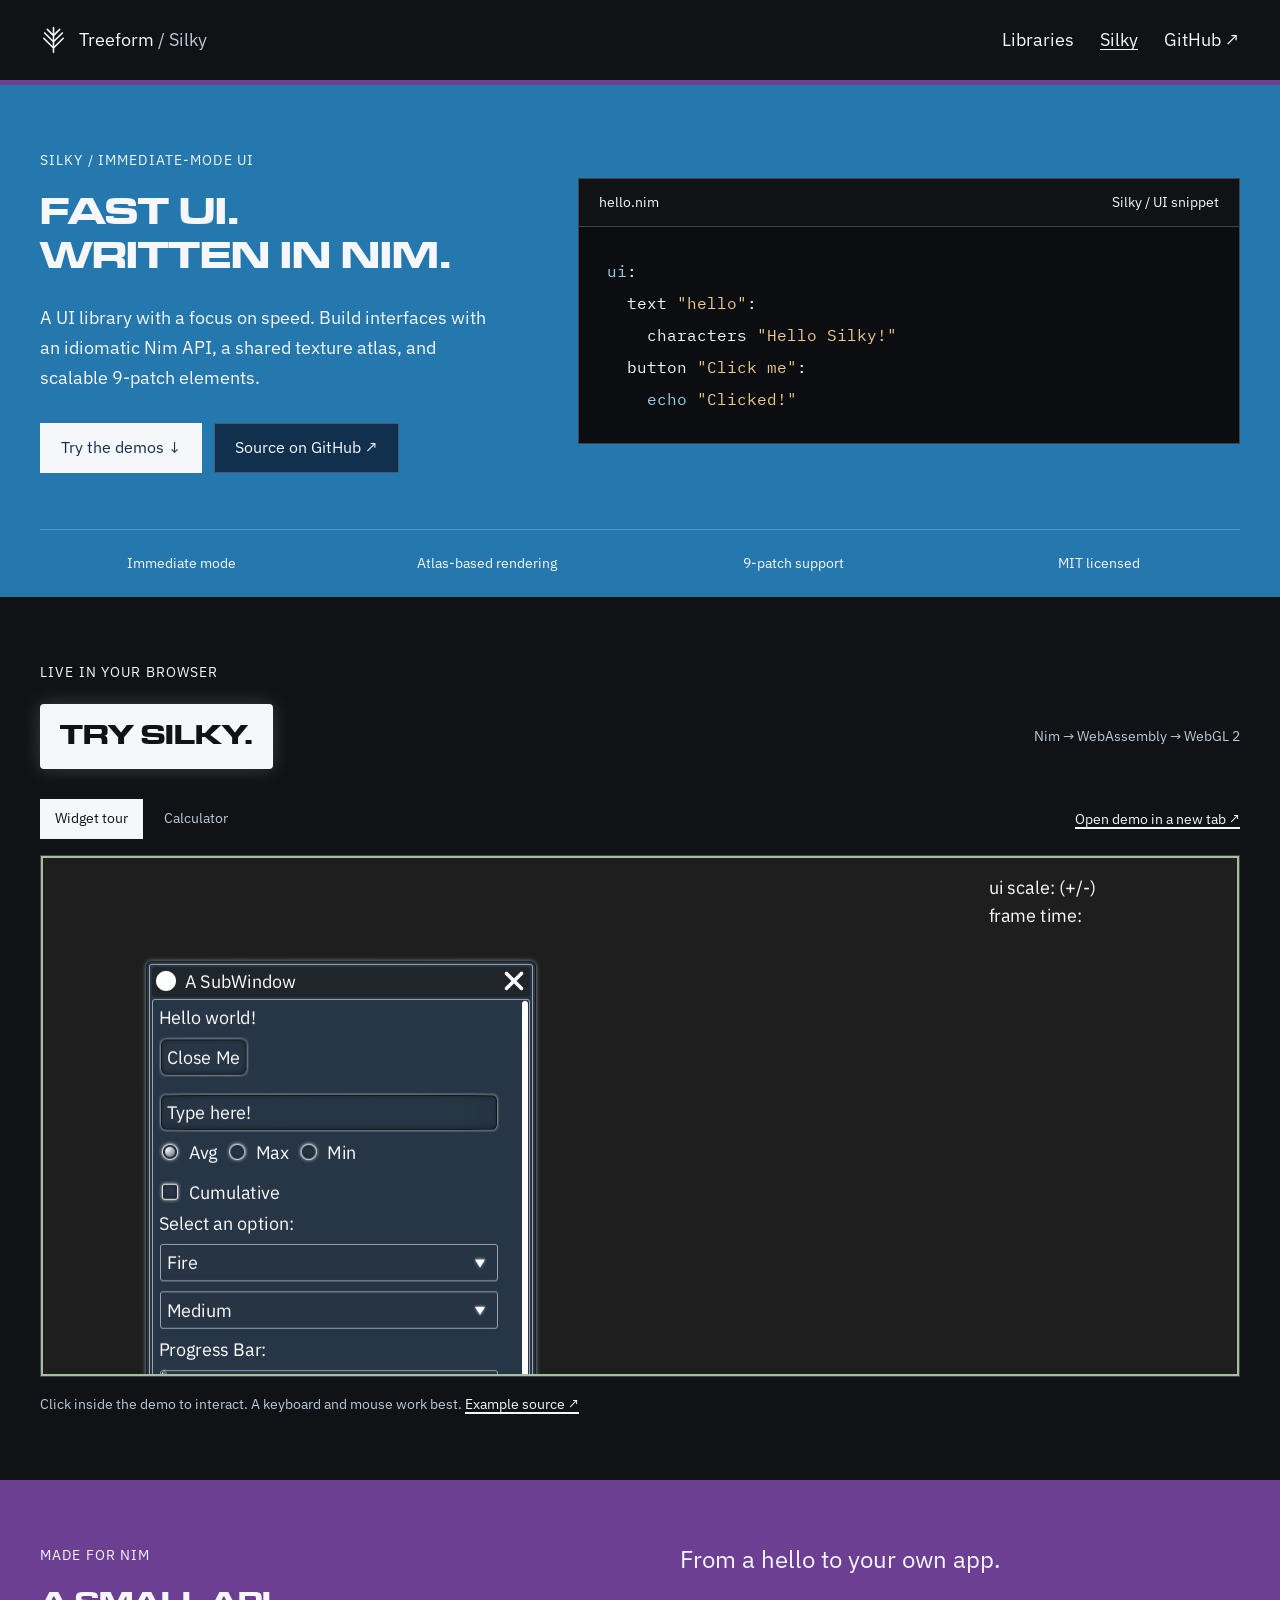
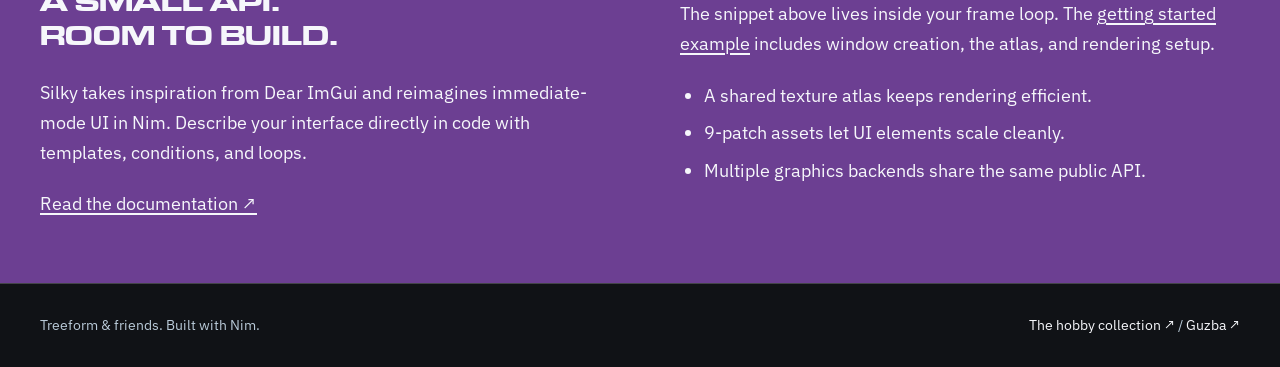
<file: silky/index.html>
<!doctype html>
<html lang="en">
<head>
  <meta charset="utf-8">
  <meta name="viewport" content="width=device-width, initial-scale=1">
  <meta name="theme-color" content="#101216">
  <title>Silky · UI for Nim · Treeform</title>
  <meta name="description" content="Silky is a fast immediate-mode UI library for Nim. Try real WebAssembly demos.">
  <link rel="stylesheet" href="../assets/2001.css">
  <link rel="stylesheet" href="../assets/styles.css">
  <script src="../assets/demos.js" defer></script>
</head>
<body>
  <a class="skip" href="#main">Skip to content</a>
  <header class="site-header">
    <div class="wrap header-inner">
      <a class="wordmark" href="../" aria-label="treeform.org home"><svg viewBox="0 0 28 34" aria-hidden="true"><path d="M14 31V3M14 12 7 5M14 19 4 9M14 26 3 15M14 12l7-7M14 19 24 9M14 26l11-11"/></svg><span>Treeform <span class="muted">/ Silky</span></span></a>
      <nav aria-label="Main navigation">
        <a href="../#libraries">Libraries</a>
        <a href="./" aria-current="page">Silky</a>
        <a href="https://github.com/treeform">GitHub ↗</a>
      </nav>
    </div>
  </header>
  <main id="main">
    <section class="project-hero" aria-labelledby="silky-title">
      <div class="wrap">
        <div class="hero-grid">
          <div class="hero-copy">
            <p class="eyebrow">Silky / Immediate-mode UI</p>
            <h1 id="silky-title">Fast UI.<br>Written in Nim.</h1>
            <p>A UI library with a focus on speed. Build interfaces with
              an idiomatic Nim API, a shared texture atlas, and scalable
              9-patch elements.</p>
            <div class="actions">
              <a class="button primary" href="#demos">Try the demos ↓</a>
              <a class="button" href="https://github.com/treeform/silky">Source on GitHub ↗</a>
            </div>
          </div>
          <figure class="code-example">
            <figcaption><span>hello.nim</span><span>Silky / UI snippet</span></figcaption>
            <pre><code><span class="code-key">ui</span>:
  text <span class="code-string">"hello"</span>:
    characters <span class="code-string">"Hello Silky!"</span>
  button <span class="code-string">"Click me"</span>:
    <span class="code-key">echo</span> <span class="code-string">"Clicked!"</span></code></pre>
          </figure>
        </div>
        <div class="facts" aria-label="Silky features">
          <span>Immediate mode</span><span>Atlas-based rendering</span>
          <span>9-patch support</span><span>MIT licensed</span>
        </div>
      </div>
    </section>
    <section id="demos" class="demo-section" aria-labelledby="demos-title">
      <div class="wrap">
        <p class="eyebrow">Live in your browser</p>
        <div class="section-heading">
          <h2 id="demos-title" class="program-label">Try Silky.</h2>
          <p>Nim → WebAssembly → WebGL 2</p>
        </div>
        <div class="demo-bar">
          <div id="demo-controls" class="demo-tabs" role="group" aria-label="Choose a demo" hidden>
            <button class="demo-tab" data-demo="basicwindow" aria-pressed="true">Widget tour</button>
            <button class="demo-tab" data-demo="calculator" aria-pressed="false">Calculator</button>
          </div>
          <a id="open-demo" class="text-link" href="demos/basicwindow.html" target="_blank" rel="noopener">Open demo in a new tab ↗</a>
        </div>
        <div class="demo-shell">
          <p id="demo-status" class="demo-status" role="status">Loading the Silky demo…</p>
          <iframe id="demo-frame" src="demos/basicwindow.html" title="Widget tour — interactive Silky demo" loading="lazy"></iframe>
        </div>
        <p class="demo-caption">Click inside the demo to interact. A keyboard and mouse work best.
          <a id="demo-source" href="https://github.com/treeform/silky/tree/master/examples/basicwindow">Example source ↗</a></p>
        <noscript><p>These demos require JavaScript.
          <a href="demos/basicwindow.html">Widget tour</a> /
          <a href="demos/calculator.html">Calculator</a>.</p></noscript>
      </div>
    </section>
    <section class="about-section" aria-labelledby="about-title">
      <div class="wrap detail-grid">
        <div>
          <p class="eyebrow">Made for Nim</p>
          <h2 id="about-title">A small API.<br>Room to build.</h2>
          <p>Silky takes inspiration from Dear ImGui and reimagines
            immediate-mode UI in Nim. Describe your interface directly
            in code with templates, conditions, and loops.</p>
          <a href="https://github.com/treeform/silky#readme">Read the documentation ↗</a>
        </div>
        <div>
          <h3>From a hello to your own app.</h3>
          <p>The snippet above lives inside your frame loop. The
            <a href="https://github.com/treeform/silky#getting-started">getting started example</a>
            includes window creation, the atlas, and rendering setup.</p>
          <ul>
            <li>A shared texture atlas keeps rendering efficient.</li>
            <li>9-patch assets let UI elements scale cleanly.</li>
            <li>Multiple graphics backends share the same public API.</li>
          </ul>
        </div>
      </div>
    </section>
  </main>
  <footer class="site-footer">
    <div class="wrap footer-inner">
      <p>Treeform &amp; friends. Built with Nim.</p>
      <p><a href="https://github.com/treeform/hobby">The hobby collection ↗</a>
        <span aria-hidden="true"> / </span><a href="https://github.com/guzba">Guzba ↗</a></p>
    </div>
  </footer>
</body>
</html>
</file>
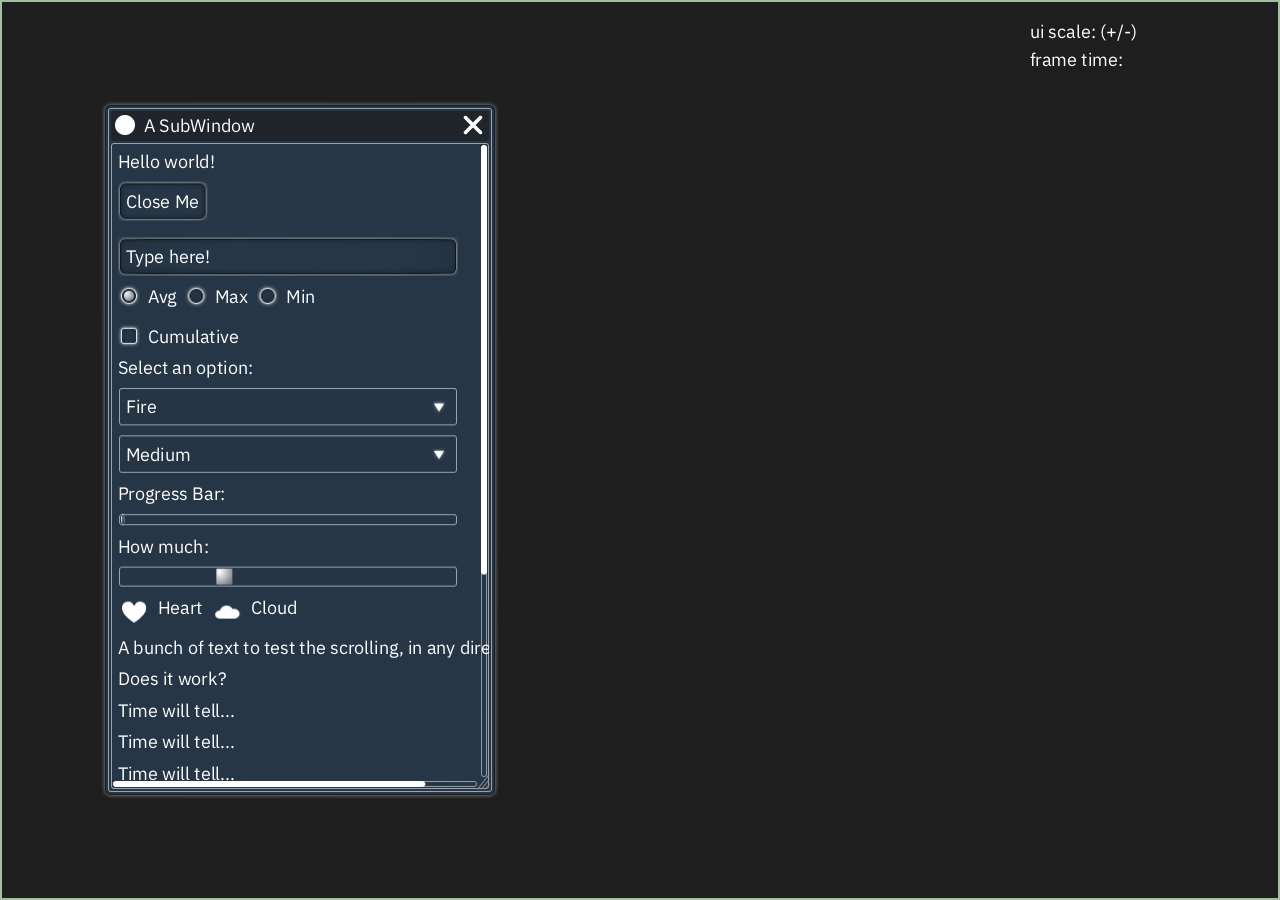
<file: silky/demos/basicwindow.html>
<!doctype html>
<html lang="en">
  <head>
    <meta charset="utf-8">
    <meta name="viewport" content="width=device-width, initial-scale=1">
    <meta name="description" content="Explore Silky's real Nim UI widgets in a WebAssembly demo.">
    <title>Silky widget tour</title>
    <link rel="stylesheet" href="demo.css">
    <script src="demo.js" defer></script>
  </head>
  <body data-demo="basicwindow">
    <canvas id="canvas" tabindex="0" aria-label="Interactive Silky widget tour">
      Your browser needs canvas support to run this demo.
    </canvas>
    <div id="status" class="status" role="status" aria-live="polite">
      <h1 id="status-heading">Loading the widget tour</h1>
      <p id="status-detail">Starting the Silky WebAssembly app…</p>
      <a id="reload" href="basicwindow.html" hidden>Reload demo</a>
    </div>
    <noscript>Enable JavaScript to try the Silky widget tour.</noscript>
  </body>
</html>
</file>
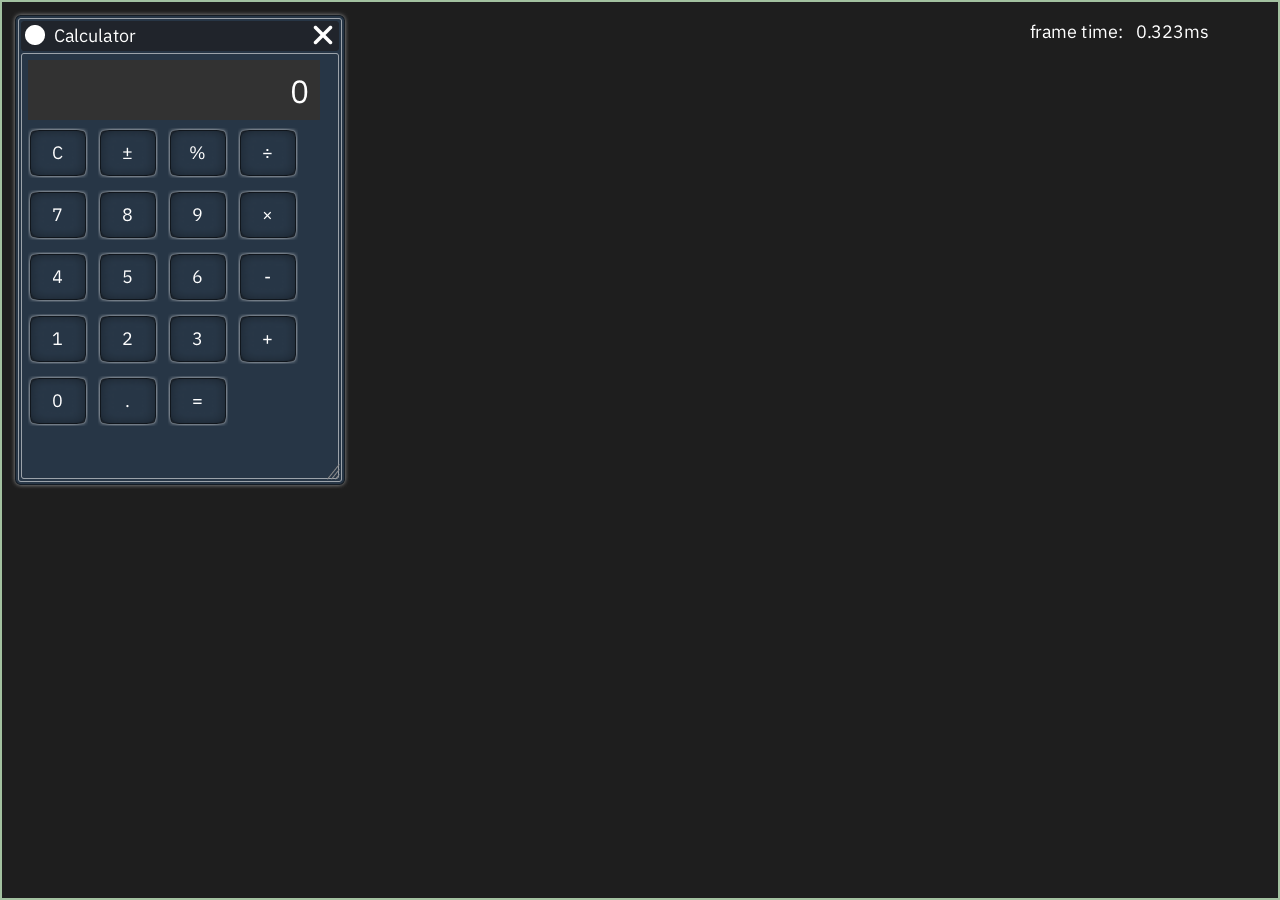
<file: silky/demos/calculator.html>
<!doctype html>
<html lang="en">
  <head>
    <meta charset="utf-8">
    <meta name="viewport" content="width=device-width, initial-scale=1">
    <meta name="description" content="Try a calculator built with Silky, running as WebAssembly.">
    <title>Silky calculator</title>
    <link rel="stylesheet" href="demo.css">
    <script src="demo.js" defer></script>
  </head>
  <body data-demo="calculator">
    <canvas id="canvas" tabindex="0" aria-label="Interactive Silky calculator">
      Your browser needs canvas support to run this demo.
    </canvas>
    <div id="status" class="status" role="status" aria-live="polite">
      <h1 id="status-heading">Loading the calculator</h1>
      <p id="status-detail">Starting the Silky WebAssembly app…</p>
      <a id="reload" href="calculator.html" hidden>Reload demo</a>
    </div>
    <noscript>Enable JavaScript to try the Silky calculator.</noscript>
  </body>
</html>
</file>
<file: assets/2001.css>
@import url("fonts.css");

@font-face {
  font-family: "Microgramma";
  src: url("fonts/microgramma-webfont.ttf") format("truetype");
  font-weight: 400;
  font-style: normal;
  font-display: swap;
}

:root {
  --black: #101216;
  --blackish: #171a1f;
  --white: #f6f7fb;
  --muted: #9eb3c5;
  --cyan: #72d8ff;
  --blue: #2478ad;
  --bright-blue: #2d96d8;
  --navy: #11304e;
  --purple: #6c3f92;
  --violet: #352079;
  --magenta: #8f2d6d;
  --red: #c51b46;
  --rust: #af3327;
  --green: #398f68;
  --button-blue: #76b8ca;
  --button-green: #3f7f39;
  --button-mint: #73b99f;
  --button-slate: #7891b0;
  --button-olive: #4f5528;
  --border: rgba(246, 247, 251, 0.22);
  --shadow: rgba(0, 0, 0, 0.42);
  --width: 920px;
}

* {
  box-sizing: border-box;
}

html {
  background: var(--black);
}

body {
  margin: 0;
  color: var(--white);
  font-family: "IBM Plex Sans", Arial, sans-serif;
  font-size: 18px;
  line-height: 1.65;
  font-variant-numeric: tabular-nums;
  background: var(--black);
}

body > header,
main,
body > footer {
  width: 100%;
}

body > header {
  min-height: 100vh;
  padding: 96px max(24px, calc((100vw - var(--width)) / 2));
  display: flex;
  flex-direction: column;
  justify-content: center;
  background: var(--blue);
}

main {
  padding: 0;
}

body > footer {
  min-height: 70vh;
  padding: 96px max(24px, calc((100vw - var(--width)) / 2));
  display: flex;
  flex-direction: column;
  justify-content: center;
  color: var(--white);
  background: var(--black);
}

main > section {
  min-height: 100vh;
  padding: 96px max(24px, calc((100vw - var(--width)) / 2));
  display: flex;
  flex-direction: column;
  justify-content: center;
  background: var(--black);
}

main > section:nth-of-type(1),
main > section:nth-of-type(8) {
  background: var(--purple);
}

main > section:nth-of-type(3),
main > section:nth-of-type(4),
main > section:nth-of-type(5),
main > section:nth-of-type(7) {
  background: var(--blue);
}

main > section:nth-of-type(6) {
  background: var(--red);
}

footer > small:first-child {
  display: block;
  margin-bottom: 10px;
  color: var(--white);
  font-size: 0.76rem;
  font-weight: 600;
  text-transform: uppercase;
}

h1,
h2,
h3,
h4 {
  display: flex;
  width: min(100%, var(--head-width));
  max-width: 100%;
  min-height: auto;
  margin: 0 0 72px;
  padding: 0;
  flex-direction: column;
  align-items: center;
  justify-content: center;
  color: var(--white);
  font-family: "Microgramma", "IBM Plex Sans", Arial, sans-serif;
  font-weight: 400;
  line-height: 0.95;
  text-align: center;
  text-transform: uppercase;
  overflow-wrap: anywhere;
  background: transparent;
  box-shadow: none;
}

h1 {
  --head-width: 640px;
  --label-size: 1.5rem;
  font-size: clamp(5rem, 13vw, 8.25rem);
}

h2 {
  --head-width: 760px;
  --label-size: 1em;
  width: min(100%, var(--head-width));
  margin-bottom: 58px;
  padding: 14px 34px 16px;
  flex-direction: row;
  gap: 0.52em;
  justify-content: flex-start;
  color: var(--black);
  font-size: clamp(1.9rem, 6.3vw, 3.9rem);
  line-height: 1;
  white-space: nowrap;
  background: var(--white);
  border-radius: 6px;
  box-shadow: 0 0 18px rgba(255, 255, 255, 0.48);
}

h3 {
  --head-width: 390px;
  --label-size: 0.92rem;
  font-size: clamp(3.25rem, 9vw, 4.9rem);
}

h4 {
  --head-width: 300px;
  --label-size: 0.74rem;
  font-size: clamp(2.55rem, 7vw, 3.75rem);
}

h1 small,
h2 small,
h3 small,
h4 small {
  display: block;
  margin: 0 0 0.16em;
  color: var(--white);
  font-size: var(--label-size);
  font-weight: 500;
  line-height: 1;
  text-transform: uppercase;
  white-space: nowrap;
}

h2 small {
  margin: 0;
  color: currentColor;
  font-size: 1em;
}

main > section:nth-of-type(1) h2,
main > section:nth-of-type(8) h2 {
  color: var(--purple);
}

main > section:nth-of-type(3) h2,
main > section:nth-of-type(4) h2,
main > section:nth-of-type(5) h2,
main > section:nth-of-type(7) h2 {
  color: var(--blue);
}

main > section:nth-of-type(6) h2 {
  color: var(--red);
}

p {
  max-width: 36em;
  margin: 0 0 22px;
}

a {
  color: var(--white);
  font-weight: 600;
  text-decoration: underline;
  text-decoration-thickness: 2px;
  text-underline-offset: 0.18em;
}

a:hover {
  color: var(--white);
  background: rgba(255, 255, 255, 0.18);
}

b,
strong {
  color: var(--white);
  font-weight: 700;
  background: transparent;
  text-decoration: underline;
  text-decoration-thickness: 2px;
  text-underline-offset: 0.18em;
}

i,
em {
  color: var(--white);
  font-style: italic;
}

mark {
  display: inline-block;
  margin-top: 8px;
  padding: 18px 24px;
  color: var(--white);
  font-size: clamp(1.4rem, 6vw, 3rem);
  font-weight: 700;
  line-height: 1;
  text-transform: uppercase;
  background: var(--black);
  border: 2px solid var(--white);
  box-shadow: none;
}

small {
  color: var(--white);
}

ul,
ol {
  max-width: 36em;
  margin: 0 0 24px;
  padding-left: 1.35em;
}

li {
  margin-bottom: 8px;
}

blockquote {
  max-width: 36em;
  margin: 28px 0;
  padding: 20px 24px;
  color: var(--white);
  background: rgba(128, 128, 128, 0.2);
  border-left: 8px solid var(--white);
}

blockquote p {
  margin: 0;
}

code,
kbd,
samp,
pre {
  font-family: "IBM Plex Mono", "IBM Plex Sans", monospace;
}

samp {
  display: block;
  max-width: 36em;
  line-height: 1.45;
}

code {
  color: var(--white);
  background: rgba(0, 0, 0, 0.26);
  padding: 0.1em 0.28em;
}

pre {
  max-width: 100%;
  margin: 28px 0 0;
  padding: 22px;
  overflow-x: auto;
  color: var(--white);
  background: rgba(0, 0, 0, 0.28);
  border: 1px solid var(--border);
  box-shadow: none;
}

pre code {
  padding: 0;
  background: transparent;
}

menu {
  display: grid;
  grid-template-columns: repeat(4, minmax(0, 1fr));
  gap: 22px;
  margin: 30px 0 0;
  padding: 0;
  list-style: none;
}

menu li {
  min-height: 150px;
  margin: 0;
  padding: 24px;
  display: grid;
  place-content: center;
  color: var(--white);
  background: var(--red);
  box-shadow: none;
  border: 0;
}

menu li:nth-child(2) {
  background: var(--red);
}

menu li:nth-child(3) {
  background: var(--red);
}

menu li:nth-child(4) {
  background: var(--red);
}

menu li:nth-child(5) {
  background: var(--red);
}

menu li:nth-child(6) {
  background: var(--red);
}

menu li:nth-child(7) {
  background: var(--red);
}

menu li:nth-child(8) {
  background: var(--red);
}

menu small {
  display: block;
  margin-bottom: 8px;
  color: rgba(255, 255, 255, 0.62);
  font-size: 0.72rem;
  font-weight: 600;
}

menu b {
  display: block;
  padding: 0;
  color: var(--white);
  font-size: 2.4rem;
  line-height: 1;
  text-align: left;
  background: transparent;
}

nav {
  width: min(460px, 100%);
  margin-top: 28px;
  padding: 0;
  background: transparent;
  border: 0;
  box-shadow: none;
}

nav a {
  display: flex;
  margin: 0 0 10px;
  min-height: 78px;
  padding: 17px 28px;
  align-items: center;
  justify-content: flex-start;
  color: var(--white);
  font-size: clamp(1.15rem, 4.5vw, 1.55rem);
  font-weight: 600;
  line-height: 1.05;
  text-align: left;
  text-transform: uppercase;
  text-decoration: none;
  background: var(--button-blue);
  border: 2px solid rgba(0, 0, 0, 0.42);
  text-shadow: 0 0 5px rgba(255, 255, 255, 0.45);
  box-shadow:
    inset 0 0 7px rgba(255, 255, 255, 0.07),
    0 0 7px rgba(255, 255, 255, 0.06);
}

nav a:nth-child(2) {
  background: var(--button-green);
}

nav a:nth-child(3) {
  background: var(--button-slate);
}

nav a:last-child {
  margin-bottom: 0;
}

nav a:hover {
  color: var(--white);
  filter: brightness(1.1);
}

form {
  max-width: 760px;
  margin-top: 28px;
  padding: 28px;
  color: var(--white);
  background: rgba(0, 0, 0, 0.18);
  border: 0;
  box-shadow: none;
}

fieldset {
  margin: 0 0 24px;
  padding: 20px;
  border: 0;
  background: rgba(0, 0, 0, 0.22);
}

legend {
  padding: 0;
  color: var(--white);
  font-size: 0.86rem;
  font-weight: 700;
  text-transform: uppercase;
}

label {
  display: block;
  margin: 0 0 16px;
  color: var(--white);
  font-weight: 600;
}

label:has(+ input),
label:has(+ select),
label:has(+ textarea) {
  margin-bottom: 6px;
}

input,
select,
textarea,
button {
  width: 100%;
  font: inherit;
}

input,
select,
textarea {
  margin: 0 0 18px;
  padding: 12px 13px;
  color: var(--black);
  background: var(--white);
  border: 0;
  border-radius: 0;
  appearance: none;
}

input:focus,
select:focus,
textarea:focus {
  outline: 3px solid var(--black);
  outline-offset: 2px;
}

select {
  padding-right: 42px;
  background-image:
    linear-gradient(45deg, transparent 50%, var(--black) 50%),
    linear-gradient(135deg, var(--black) 50%, transparent 50%);
  background-position:
    calc(100% - 24px) 50%,
    calc(100% - 16px) 50%;
  background-repeat: no-repeat;
  background-size: 8px 8px;
}

input[type="checkbox"],
input[type="radio"] {
  width: 1.25em;
  height: 1.25em;
  margin: 0 14px 0 0;
  padding: 0;
  background: transparent;
  border: 2px solid var(--white);
  appearance: none;
  vertical-align: -0.12em;
}

input[type="radio"] {
  border-radius: 50%;
}

input[type="checkbox"]:checked {
  background: var(--white);
}

input[type="radio"]:checked {
  background: var(--white);
}

input[type="range"] {
  height: 22px;
  padding: 0;
  background: transparent;
  appearance: none;
}

input[type="range"]::-webkit-slider-runnable-track {
  height: 3px;
  background: var(--white);
}

input[type="range"]::-webkit-slider-thumb {
  width: 22px;
  height: 22px;
  margin-top: -9px;
  background: var(--white);
  border: 0;
  border-radius: 0;
  appearance: none;
}

input[type="range"]::-moz-range-track {
  height: 3px;
  background: var(--white);
}

input[type="range"]::-moz-range-thumb {
  width: 22px;
  height: 22px;
  background: var(--white);
  border: 0;
  border-radius: 0;
}

button {
  width: auto;
  margin: 0 12px 12px 0;
  padding: 16px 24px;
  color: transparent;
  font-weight: 600;
  line-height: 1.05;
  text-transform: uppercase;
  background:
    linear-gradient(var(--blue), var(--blue)) text,
    var(--white);
  -webkit-background-clip: text, border-box;
  background-clip: text, border-box;
  border: 0;
  border-radius: 0;
  cursor: pointer;
  text-shadow: none;
  box-shadow: none;
}

button:nth-of-type(2n) {
  background:
    linear-gradient(var(--blue), var(--blue)) text,
    rgba(255, 255, 255, 0.82);
  -webkit-background-clip: text, border-box;
  background-clip: text, border-box;
}

button:nth-of-type(3n) {
  background:
    linear-gradient(var(--blue), var(--blue)) text,
    rgba(255, 255, 255, 0.68);
  -webkit-background-clip: text, border-box;
  background-clip: text, border-box;
}

button:hover {
  color: transparent;
  filter: brightness(0.92);
}

table {
  width: min(100%, 860px);
  margin-top: 42px;
  color: var(--white);
  font-family: "IBM Plex Mono", "IBM Plex Sans", monospace;
  font-size: 1rem;
  line-height: 1.45;
  border-collapse: collapse;
  background: transparent;
  box-shadow: none;
}

svg {
  width: min(100%, 1100px);
  height: auto;
  margin-top: 32px;
  color: var(--white);
}

svg path,
svg circle {
  fill: none;
  stroke: currentColor;
  stroke-width: 1.6;
  vector-effect: non-scaling-stroke;
}

svg g:nth-of-type(3) circle {
  fill: currentColor;
  stroke: none;
}

svg text {
  fill: currentColor;
  font-family: "IBM Plex Mono", "IBM Plex Sans", monospace;
  font-size: 24px;
}

caption {
  padding: 0 0 24px;
  color: var(--white);
  font-size: 0.86rem;
  font-weight: 400;
  text-align: center;
  text-transform: uppercase;
}

th,
td {
  padding: 0 28px 2px 0;
  color: var(--white);
  text-align: left;
  border: 0;
  text-shadow: 0 0 5px rgba(255, 255, 255, 0.36);
}

th {
  color: var(--white);
  background: transparent;
  font-weight: 400;
}

thead th {
  padding-bottom: 6px;
  border-bottom: 3px solid rgba(255, 255, 255, 0.86);
  white-space: nowrap;
}

thead th[colspan] {
  padding: 0 0 6px;
}

tbody tr:nth-child(2n) {
  background: transparent;
}

td:first-child,
th:first-child,
td:last-child,
th:last-child {
  font-variant-numeric: tabular-nums;
}

td:last-child,
th:last-child {
  padding-right: 0;
  text-align: left;
}

hr {
  margin: 42px 0;
  border: 0;
  border-top: 1px solid var(--border);
}

::selection {
  color: var(--white);
  background: var(--red);
}

h1::selection,
h2::selection,
h3::selection,
h4::selection,
h1 small::selection,
h2 small::selection,
h3 small::selection,
h4 small::selection {
  color: var(--white);
  background: var(--black);
}

@media (max-width: 720px) {
  body {
    font-size: 16px;
  }

  body > header {
    padding: 72px 24px;
  }

  main > section,
  body > footer {
    padding: 72px 24px;
  }

  h1 {
    --label-size: 1rem;
    font-size: clamp(4.25rem, 22vw, 7rem);
  }

  h2 {
    padding: 12px 18px 14px;
    gap: 0.36em;
    font-size: clamp(1.35rem, 6.4vw, 2.7rem);
  }

  h3 {
    font-size: clamp(3.1rem, 18vw, 5rem);
  }

  menu {
    grid-template-columns: repeat(2, minmax(0, 1fr));
    gap: 14px;
  }

  menu li {
    min-height: 118px;
    padding: 16px;
  }

  menu b {
    font-size: 1.9rem;
  }

  form {
    padding: 18px;
  }

  th,
  td {
    padding: 0;
  }
}

@media (max-width: 460px) {
  h1 {
    font-size: 4.25rem;
  }

  h2 {
    padding: 10px 12px 11px;
    gap: 0.28em;
    font-size: clamp(1.08rem, 5.8vw, 1.55rem);
  }

  menu {
    grid-template-columns: 1fr;
  }
}
</file>
<file: assets/styles.css>
:root {
  color-scheme: dark;
  --width: 1280px;
  --muted: #b9cad8;
  --display: 38px;
  --section: 28px;
  --heading: 24px;
  --body: 18px;
  --caption: 14px;
}
html { scroll-behavior: smooth; scroll-padding-top: 104px; }
body { font-size: var(--body); }
a { font-weight: 400; }
a:hover { background: none; }
p { max-width: none; }
button, input { font: inherit; }
button { text-transform: none; }
button:hover { filter: none; }
a:focus-visible, button:focus-visible, input:focus-visible {
  outline: 3px solid var(--cyan);
  outline-offset: 5px;
}
[hidden] { display: none !important; }
.wrap { width: min(var(--width), calc(100% - 80px)); margin-inline: auto; }
.muted { color: var(--muted); }
.eyebrow {
  margin-bottom: 20px;
  font-size: var(--caption);
  letter-spacing: .08em;
  text-transform: uppercase;
}
h1, h2, h3 {
  display: block;
  width: auto;
  max-width: 100%;
  margin: 0 0 24px;
  padding: 0;
  color: var(--white);
  background: none;
  border-radius: 0;
  box-shadow: none;
  text-align: left;
  white-space: normal;
  overflow-wrap: normal;
  font-weight: 400;
}
h1 { font-size: var(--display); line-height: 1.15; }
h2 { font-size: var(--section); line-height: 1.2; }
h3 {
  font-family: "IBM Plex Sans", Arial, sans-serif;
  font-size: var(--heading);
  text-transform: none;
  line-height: 1.3;
}
.program-label {
  display: inline-block;
  padding: 16px 20px;
  color: var(--black);
  background: var(--white);
  border-radius: 4px;
  box-shadow: 0 0 18px #ffffff30;
}
.skip {
  position: absolute;
  left: 20px;
  top: -100px;
  z-index: 20;
  padding: 12px;
  background: var(--white);
  color: var(--black);
}
.skip:focus { top: 12px; }
.sr-only {
  position: absolute;
  width: 1px;
  height: 1px;
  padding: 0;
  margin: -1px;
  overflow: hidden;
  clip: rect(0, 0, 0, 0);
  white-space: nowrap;
  border: 0;
}
body > .site-header {
  position: sticky;
  top: 0;
  z-index: 5;
  min-height: 0;
  padding: 0;
  display: block;
  background: var(--black);
  border-bottom: 5px solid var(--purple);
}
.header-inner { min-height: 80px; display: flex; align-items: center; gap: 30px; }
.wordmark { display: inline-flex; align-items: center; gap: 12px; text-decoration: none; white-space: nowrap; }
.wordmark svg {
  width: 27px;
  height: 30px;
  margin: 0;
  flex-shrink: 0;
  fill: none;
  stroke: var(--white);
  stroke-width: 1.5;
  stroke-linecap: round;
}
.site-header nav { width: auto; margin: 0 0 0 auto; display: flex; gap: 26px; }
.site-header nav a {
  display: inline;
  min-height: 0;
  margin: 0;
  padding: 0;
  color: var(--white);
  background: none;
  border: 0;
  box-shadow: none;
  font-size: var(--body);
  font-weight: 400;
  line-height: 1.65;
  text-transform: none;
  text-decoration: none;
  text-shadow: none;
}
.site-header nav a:hover, .site-header nav a[aria-current] { text-decoration: underline; }
main > section:nth-of-type(n) {
  display: block;
  min-height: 0;
  padding: 0;
  background: var(--black);
}
main > section:nth-of-type(n) h2 { color: var(--white); }
main > section:nth-of-type(n) h2.program-label { color: var(--black); }
main > section.directory { padding-block: 44px 32px; }
.directory-intro { display: flex; align-items: center; justify-content: space-between; gap: 32px; margin-bottom: 36px; }
.directory-intro .eyebrow { font-size: 12px; margin-bottom: 16px; }
.directory-intro h1 { margin-bottom: 0; }
.directory-intro > p { margin: 24px 0 0; color: var(--muted); font-size: 16px; }
.games, #libraries { margin-bottom: 48px; }
.video-heading {
  display: flex;
  align-items: baseline;
  justify-content: space-between;
  flex-wrap: wrap;
  gap: 12px;
  margin-bottom: 20px;
}
.video-heading h2, .library-heading { margin-bottom: 0; }
.video-heading > a { color: var(--muted); font-size: 14px; }
.video-grid {
  display: grid;
  grid-template-columns: repeat(4, minmax(0, 1fr));
  gap: 16px;
}
.video-card {
  position: relative;
  display: flex;
  flex-direction: column;
  justify-content: flex-end;
  aspect-ratio: 1;
  min-width: 0;
  padding: 22px;
  overflow: hidden;
  isolation: isolate;
  border: 1px solid #f6f7fb24;
  background: var(--blackish);
  color: var(--white);
  text-decoration: none;
  transition: border-color .15s;
}
.video-card > img {
  position: absolute;
  inset: 0;
  z-index: -2;
  width: 100%;
  height: 100%;
  margin: 0;
  border: 0;
  border-radius: 0;
  object-fit: cover;
  transition: transform .2s;
}
.video-card::before {
  content: "";
  position: absolute;
  inset: 0;
  z-index: -1;
  background: linear-gradient(180deg, #10121612 20%, #101216e6 80%);
}
.video-card:hover { background: var(--blackish); border-color: #f6f7fb88; }
.video-card:hover > img { transform: scale(1.04); }
.video-play {
  position: absolute;
  top: 22px;
  left: 22px;
  display: grid;
  place-items: center;
  width: 42px;
  height: 42px;
  border: 1px solid #ffffff65;
  border-radius: 50%;
  background: #101216a6;
}
.video-play svg { width: 16px; height: 16px; margin: 0 0 0 3px; }
.video-card h3 {
  margin: 18px 0 7px;
  color: var(--white);
  font: 500 20px/1.3 "IBM Plex Sans", Arial, sans-serif;
}
.video-meta { color: #d2dde5; font-size: 12px; }
.library-heading { padding-top: 2px; margin-bottom: 24px; }
.catalog-tools { display: flex; align-items: center; justify-content: space-between; gap: 20px; margin-bottom: 22px; }
.filters { display: flex; gap: 5px; flex-wrap: wrap; }
.filter, .demo-tab {
  width: auto;
  margin: 0;
  padding: 9px 14px;
  border: 1px solid transparent;
  border-radius: 0;
  background: transparent;
  color: var(--muted);
  font-size: 14px;
  line-height: 1.4;
  text-transform: none;
  box-shadow: none;
}
.filter:nth-of-type(n), .demo-tab:nth-of-type(n) { background: transparent; }
.filter:hover, .demo-tab:hover { color: var(--white); border-color: var(--border); }
.filter[aria-pressed="true"], .demo-tab[aria-pressed="true"] { background: var(--white); color: var(--black); }
.search-tools { display: flex; align-items: center; gap: 20px; }
.count { color: var(--muted); white-space: nowrap; font-size: 12px; }
.search { width: 185px; margin: 0; font-weight: 400; }
.search input {
  margin: 0;
  padding: 9px 12px;
  color: var(--white);
  background: transparent;
  border: 1px solid var(--border);
  font-size: 14px;
}
.search input::placeholder { color: var(--muted); opacity: .8; }
.projects { display: grid; grid-template-columns: repeat(4, minmax(0, 1fr)); gap: 16px; }
.project { min-width: 0; }
.project-link {
  position: relative;
  display: flex;
  flex-direction: column;
  align-items: center;
  justify-content: flex-start;
  min-height: 196px;
  height: 100%;
  padding: 0 0 14px;
  background: var(--blackish);
  border: 1px solid #f6f7fb24;
  text-align: center;
  text-decoration: none;
  transition: border-color .15s, background .15s;
}
.project-link:hover { background: #1d222a; border-color: #f6f7fb88; }
.project:nth-child(1) .project-link { background: #193a55; border-color: #4280a9; }
.project:nth-child(2) .project-link { background: #332344; border-color: #714b91; }
.project:nth-child(3) .project-link { background: #203b36; border-color: #476d5d; }
.project:nth-child(4) .project-link { background: #263447; border-color: #4c6380; }
.project:nth-child(-n+4) .project-link:hover { border-color: var(--white); }
.project-icon {
  display: grid;
  place-items: center;
  width: 100%;
  aspect-ratio: 2 / 1;
  flex-shrink: 0;
  margin: 0 0 12px;
}
.project-icon svg { display: block; width: 68px; height: 68px; margin: 0; color: var(--white); }
.project-art {
  display: block;
  width: 100%;
  height: auto;
  aspect-ratio: 2 / 1;
  flex-shrink: 0;
  object-fit: cover;
  margin: 0 0 12px;
  border: 0;
  border-radius: 0;
  background: var(--black);
}
.project-with-art .tile-arrow {
  top: 8px;
  right: 8px;
  display: grid;
  place-items: center;
  width: 24px;
  height: 24px;
  color: var(--white);
  background: #101216d9;
  border-radius: 2px;
}
.project-with-art .tile-badge {
  top: 8px;
  left: 8px;
  padding: 4px 6px;
  color: var(--white);
  background: #101216d9;
  border-radius: 2px;
}
.project h3 {
  display: block;
  margin: auto 0 3px;
  padding: 0 10px;
  width: auto;
  color: var(--white);
  font: 400 21px/1.3 "IBM Plex Sans", Arial, sans-serif;
  text-transform: none;
  text-align: center;
  background: none;
  border-radius: 0;
  box-shadow: none;
}
.project-category { color: var(--muted); font-size: 12px; }
.project-meta {
  display: flex;
  align-items: center;
  justify-content: center;
  flex-wrap: wrap;
  gap: 4px 12px;
  padding-inline: 8px;
}
.project-stars {
  display: inline-flex;
  align-items: center;
  gap: 4px;
  color: #e8ca8b;
  font-size: 12px;
  font-variant-numeric: tabular-nums;
  white-space: nowrap;
}
.tile-arrow { position: absolute; right: 15px; top: 9px; color: var(--muted); font-size: 18px; }
.tile-badge { position: absolute; left: 12px; top: 12px; font: 10px/1.2 "IBM Plex Mono", monospace; text-transform: uppercase; letter-spacing: .06em; color: #baddf3; }
.games-grid {
  display: grid;
  grid-template-columns: repeat(3, minmax(0, 1fr));
  gap: 16px;
}
.game { min-width: 0; }
.game-link {
  position: relative;
  display: flex;
  flex-direction: column;
  height: 100%;
  overflow: hidden;
  border: 1px solid #f6f7fb24;
  background: #14242e;
  color: var(--white);
  text-decoration: none;
  transition: border-color .15s, background .15s;
}
.game-link:hover { border-color: #f6f7fb88; background: #192d3a; }
.game-arrow {
  position: absolute;
  top: 12px;
  right: 12px;
  display: grid;
  place-items: center;
  width: 32px;
  height: 32px;
  border: 1px solid #f6f7fb40;
  border-radius: 2px;
  background: #101216cc;
  color: var(--white);
  font-size: 22px;
  line-height: 1;
}
.game-art {
  display: block;
  width: 100%;
  height: auto;
  aspect-ratio: 460 / 215;
  flex-shrink: 0;
  margin: 0;
  border: 0;
  border-radius: 0;
  object-fit: cover;
}
.game-copy {
  padding: 20px;
}
.game-copy h3 { margin-bottom: 10px; font-size: 23px; }
.game-copy h3 span { display: block; font-size: 20px; }
.game-copy > p {
  margin: 0;
  color: var(--muted);
  font-size: 15px;
  line-height: 1.5;
}
.empty { padding: 60px 20px; text-align: center; color: var(--muted); }
.empty button { color: var(--black); background: var(--white); }
.catalog-note { margin: 25px 0 0; color: var(--muted); font-size: 14px; }
body > .site-footer { min-height: 0; display: block; padding: 30px 0; background: var(--black); border-top: 1px solid var(--border); }
.footer-inner { display: flex; justify-content: space-between; gap: 24px; color: var(--muted); font-size: var(--caption); }
.footer-inner p { margin: 0; }
.footer-inner a { text-decoration: none; }
.footer-inner a:hover { text-decoration: underline; }
main > section.project-hero { background: var(--blue); padding-top: 64px; }
.hero-grid { display: grid; grid-template-columns: .85fr 1.15fr; align-items: center; gap: 48px; }
.hero-copy { min-width: 0; }
.hero-copy h1 { max-width: 540px; }
.hero-copy > p:not(.eyebrow) { max-width: 460px; }
.actions { display: flex; align-items: center; flex-wrap: wrap; gap: 12px; margin-top: 30px; }
.button { display: inline-flex; align-items: center; justify-content: center; min-height: 50px; padding: 12px 20px; border: 1px solid var(--border); color: var(--white); background: var(--navy); text-decoration: none; font-size: 16px; line-height: 1.4; }
.button.primary { background: var(--white); color: var(--navy); border-color: var(--white); }
.button:hover { background: #183f60; }
.button.primary:hover { background: #dcecf6; }
.code-example { min-width: 0; margin: 0; border: 1px solid var(--border); background: var(--black); }
.code-example figcaption { display: flex; justify-content: space-between; gap: 12px; padding: 12px 20px; border-bottom: 1px solid var(--border); font-size: 14px; }
.code-example pre { margin: 0; padding: 28px; border: 0; font-size: 16px; line-height: 2; }
.code-key { color: #9acfe8; }
.code-string { color: #edcb8c; }
.facts { display: grid; grid-template-columns: repeat(4, 1fr); gap: 24px; margin-top: 56px; border-top: 1px solid var(--border); padding-block: 22px; text-align: center; font-size: 14px; }
main > section.demo-section { padding-block: 64px; }
.section-heading { display: flex; align-items: center; justify-content: space-between; gap: 24px; margin-bottom: 30px; }
.section-heading h2 { margin-bottom: 0; }
.section-heading > p { color: var(--muted); margin: 0; font-size: 14px; }
.demo-bar { display: flex; align-items: center; justify-content: space-between; flex-wrap: wrap; gap: 12px; margin-bottom: 16px; }
.demo-tabs { display: flex; gap: 6px; }
.text-link { font-size: 14px; }
.demo-shell { border: 1px solid var(--border); overflow: hidden; background: var(--black); }
.demo-shell iframe { display: block; width: 100%; height: 520px; border: 0; }
.demo-status { margin: 0; padding: 14px 20px; background: var(--blackish); font-size: 14px; }
.demo-caption { margin: 16px 0 0; color: var(--muted); font-size: 14px; }
main > section.about-section { padding-block: 64px; background: var(--purple); }
.detail-grid { display: grid; grid-template-columns: 1fr 1fr; gap: 80px; }
.detail-grid h2 { max-width: 560px; }
.detail-grid > div { min-width: 0; }
.error-page { padding-block: 100px; }
.error-page h1 { max-width: 800px; }
@media (max-width: 1080px) {
  .wrap { width: calc(100% - 48px); }
  .catalog-tools { align-items: flex-start; flex-direction: column-reverse; gap: 16px; }
  .search-tools { flex-direction: row-reverse; width: 100%; }
  .search { width: 260px; margin-right: auto; }
  .hero-grid { gap: 30px; }
  .hero-copy h1 { font-size: 30px; }
  .detail-grid { gap: 40px; }
}
@media (max-width: 760px) {
  :root { --body: 16px; --display: 30px; --section: 24px; }
  html { scroll-padding-top: 88px; }
  .wrap { width: calc(100% - 36px); }
  .header-inner { min-height: 72px; gap: 16px; }
  .wordmark { font-size: 16px; gap: 8px; }
  .wordmark .muted { display: none; }
  .site-header nav { gap: 15px; }
  .site-header nav a { font-size: 14px; }
  main > section.directory { padding-top: 32px; }
  .directory-intro { align-items: flex-start; flex-direction: column; gap: 18px; margin-bottom: 26px; }
  .directory-intro > p { margin: 0; font-size: 14px; }
  .directory-intro > p br { display: none; }
  .projects { grid-template-columns: repeat(2, minmax(0, 1fr)); gap: 12px; }
  .games, #libraries { margin-bottom: 36px; }
  .video-grid { grid-template-columns: repeat(2, minmax(0, 1fr)); gap: 12px; }
  .video-card { padding: 15px; }
  .video-card h3 { font-size: 17px; }
  .video-play { top: 15px; left: 15px; width: 34px; height: 34px; }
  .video-heading > a { font-size: 12px; }
  .games-grid { grid-template-columns: 1fr; }
  .game-copy { padding: 18px; }
  .game-copy h3 { font-size: 23px; }
  .game-copy h3 span { font-size: 18px; }
  .project-link { min-height: 180px; }
  .project-icon svg { width: 60px; height: 60px; }
  .project h3 { font-size: 19px; }
  .filter { padding: 8px 11px; font-size: 13px; }
  .search { width: 100%; }
  .count { font-size: 11px; }
  .hero-grid, .detail-grid { grid-template-columns: 1fr; gap: 30px; }
  main > section.project-hero { padding-top: 40px; }
  .hero-copy h1 { font-size: 32px; }
  .hero-copy > p:not(.eyebrow) { max-width: none; }
  .code-example pre { font-size: 14px; padding: 20px; }
  .facts { grid-template-columns: repeat(2, 1fr); margin-top: 34px; gap: 16px; font-size: 12px; }
  .section-heading { align-items: flex-start; flex-direction: column; gap: 20px; }
  main > section.demo-section, main > section.about-section { padding-block: 40px; }
  .demo-shell iframe { height: 500px; }
  .footer-inner { flex-direction: column; gap: 10px; font-size: 12px; }
  .catalog-note { font-size: 12px; }
}
@media (max-width: 420px) {
  .header-inner { gap: 12px; }
  .wordmark { font-size: 15px; }
  .site-header nav { gap: 12px; }
  .site-header nav a { font-size: 12px; }
  .video-card { padding: 12px; }
  .video-card h3 { font-size: 15px; margin-top: 12px; }
  .video-meta { font-size: 10px; }
  .video-play { top: 8px; left: 8px; width: 22px; height: 22px; }
  .video-play svg { width: 10px; height: 10px; margin-left: 2px; }
}
@media (prefers-reduced-motion: reduce) {
  html { scroll-behavior: auto; }
  * { transition: none !important; }
}
</file>
<file: silky/demos/demo.css>
:root {
  color-scheme: dark;
  font-family: system-ui, sans-serif;
  background: #1e1e1e;
  color: #f3f3f3;
}
* {
  box-sizing: border-box;
}
html,
body {
  width: 100%;
  height: 100%;
  margin: 0;
  overflow: hidden;
}
canvas {
  display: block;
  width: 100%;
  height: 100%;
  border: 0;
  opacity: 0;
  touch-action: none;
}
canvas:focus-visible {
  outline: 2px solid #a3c1a0;
  outline-offset: -2px;
}
body.ready canvas {
  opacity: 1;
}
.status {
  position: absolute;
  inset: 0;
  display: grid;
  place-content: center;
  padding: 24px;
  text-align: center;
  background: #1e1e1e;
}
.status[hidden] {
  display: none;
}
.status h1 {
  margin: 0 0 10px;
  font-size: 22px;
  font-weight: 550;
}
.status p {
  max-width: 40ch;
  margin: 0;
  color: #b9b9b9;
  line-height: 1.6;
}
.status a {
  display: inline-block;
  margin-top: 20px;
  color: #b6d5b2;
  text-underline-offset: 4px;
}
.status a[hidden] {
  display: none;
}
noscript {
  position: fixed;
  inset: 0;
  z-index: 2;
  display: grid;
  place-content: center;
  padding: 24px;
  background: #1e1e1e;
  text-align: center;
}
</file>
